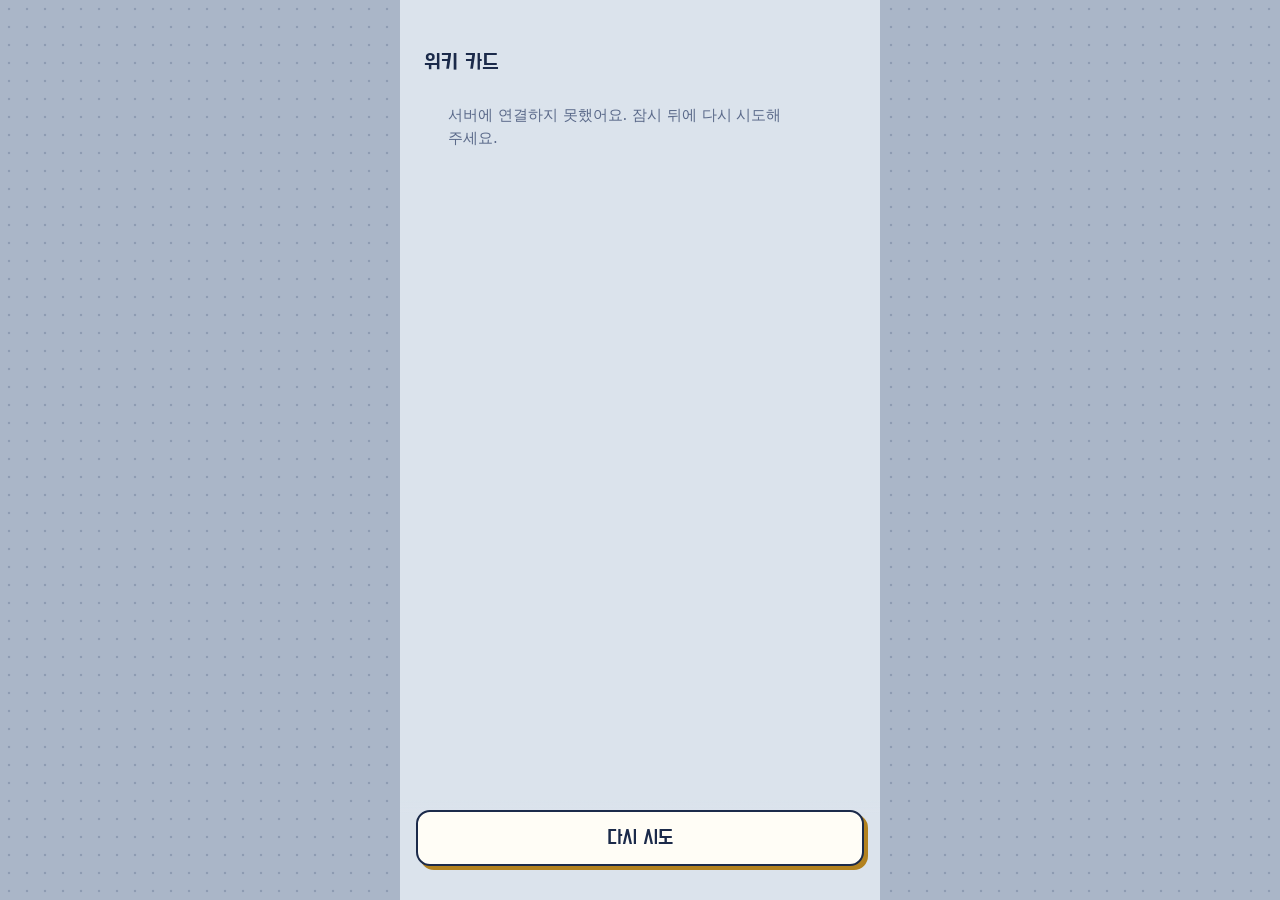
<file: index.html>
<!doctype html>
<html lang="ko">
  <head>
    <meta charset="UTF-8" />
    <meta name="viewport" content="width=device-width, initial-scale=1.0" />
    <title>위키 카드</title>
    <script type="module" crossorigin src="./assets/index-gq7ZUCAI.js"></script>
    <link rel="stylesheet" crossorigin href="./assets/index-CDvcuYo1.css">
    <link rel="manifest" href="./manifest.webmanifest">
    <link rel="icon" href="./icon-192.png">
    <meta name="theme-color" content="#1F6F5C">
  </head>
  <body>
    <div id="root"></div>
    <script>if('serviceWorker' in navigator)addEventListener('load',()=>navigator.serviceWorker.register('./sw.js'))</script>
  </body>
</html>
</file>
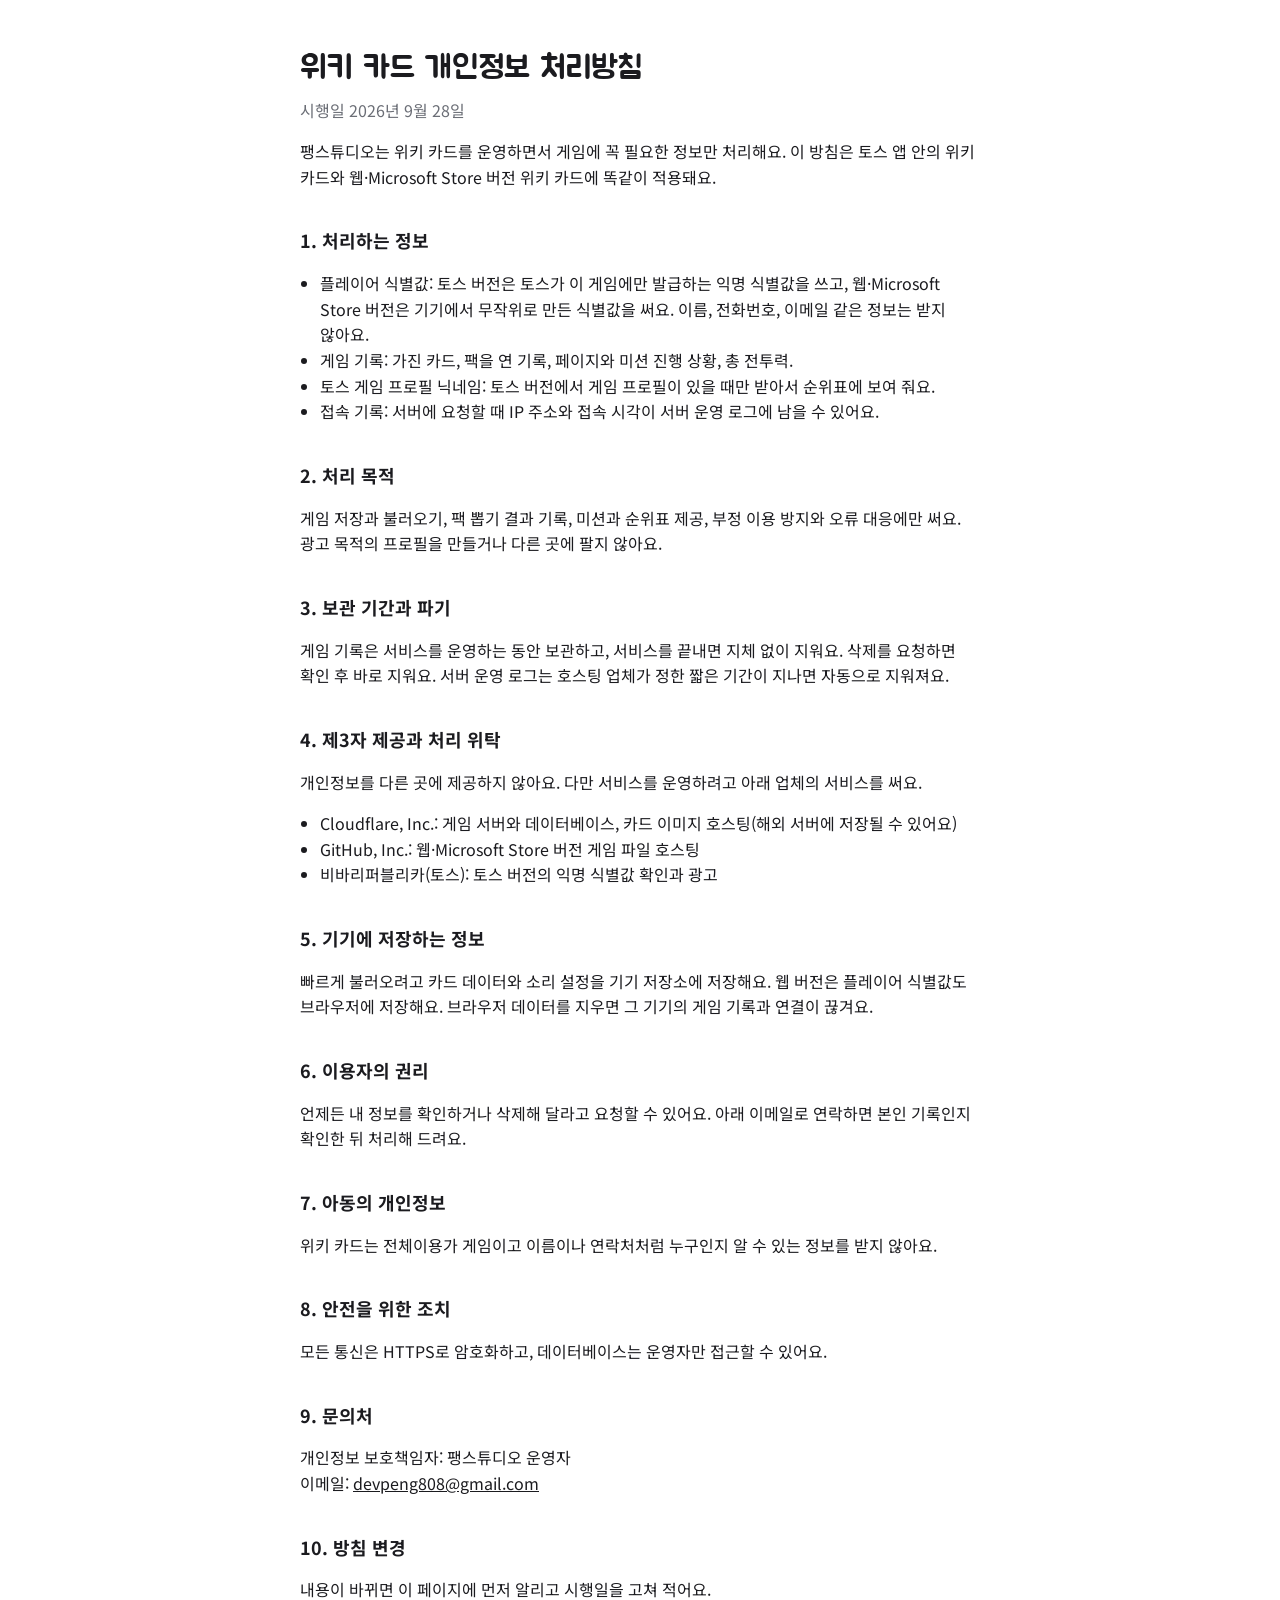
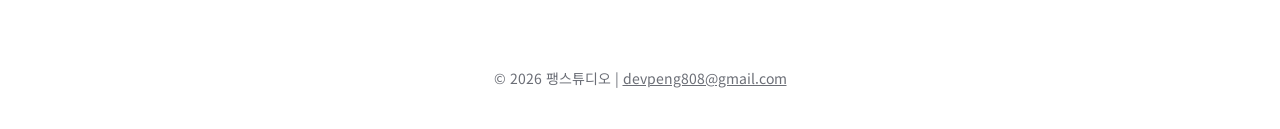
<file: privacy.html>
<!doctype html>
<html lang="ko">
<head>
  <meta charset="utf-8">
  <meta name="viewport" content="width=device-width, initial-scale=1, viewport-fit=cover">
  <title>위키 카드 개인정보 처리방침</title>
  <meta name="theme-color" content="#ffffff">
  <link rel="icon" href="./icon-192.png" type="image/png">
  <link rel="preconnect" href="https://fonts.googleapis.com">
  <link rel="preconnect" href="https://fonts.gstatic.com" crossorigin>
  <link rel="stylesheet" href="https://fonts.googleapis.com/css2?family=Jua&family=Noto+Sans+KR:wght@400;700&display=swap">
  <style>
    :root { --ink: #1b1b1f; --ink-subtle: #6b6e76; }
    body { margin: 0; background: #fff; color: var(--ink); font: 400 16px/1.6 'Noto Sans KR', system-ui, sans-serif; word-break: keep-all; }
    .bottom { padding: 24px 16px 40px; text-align: center; color: var(--ink-subtle); font-size: 14px; }
    .bottom a { color: inherit; }
    .doc { max-width: 680px; margin: 0 auto; padding: 48px 16px 24px; }
    .doc h1 { margin: 0 0 8px; font: 400 32px/1.3 'Jua', sans-serif; }
    .doc h2 { margin: 36px 0 8px; font-size: 18px; }
    .doc p, .doc li { color: var(--ink); }
    .doc .meta { color: var(--ink-subtle); margin: 0; }
    .doc ul { padding-left: 20px; }
    .doc a { color: inherit; }
  </style>
</head>
<body>
  <main class="doc">
    <h1>위키 카드 개인정보 처리방침</h1>
    <p class="meta">시행일 2026년 9월 28일</p>

    <p>팽스튜디오는 위키 카드를 운영하면서 게임에 꼭 필요한 정보만 처리해요. 이 방침은 토스 앱 안의 위키 카드와 웹·Microsoft Store 버전 위키 카드에 똑같이 적용돼요.</p>

    <h2>1. 처리하는 정보</h2>
    <ul>
      <li>플레이어 식별값: 토스 버전은 토스가 이 게임에만 발급하는 익명 식별값을 쓰고, 웹·Microsoft Store 버전은 기기에서 무작위로 만든 식별값을 써요. 이름, 전화번호, 이메일 같은 정보는 받지 않아요.</li>
      <li>게임 기록: 가진 카드, 팩을 연 기록, 페이지와 미션 진행 상황, 총 전투력.</li>
      <li>토스 게임 프로필 닉네임: 토스 버전에서 게임 프로필이 있을 때만 받아서 순위표에 보여 줘요.</li>
      <li>접속 기록: 서버에 요청할 때 IP 주소와 접속 시각이 서버 운영 로그에 남을 수 있어요.</li>
    </ul>

    <h2>2. 처리 목적</h2>
    <p>게임 저장과 불러오기, 팩 뽑기 결과 기록, 미션과 순위표 제공, 부정 이용 방지와 오류 대응에만 써요. 광고 목적의 프로필을 만들거나 다른 곳에 팔지 않아요.</p>

    <h2>3. 보관 기간과 파기</h2>
    <p>게임 기록은 서비스를 운영하는 동안 보관하고, 서비스를 끝내면 지체 없이 지워요. 삭제를 요청하면 확인 후 바로 지워요. 서버 운영 로그는 호스팅 업체가 정한 짧은 기간이 지나면 자동으로 지워져요.</p>

    <h2>4. 제3자 제공과 처리 위탁</h2>
    <p>개인정보를 다른 곳에 제공하지 않아요. 다만 서비스를 운영하려고 아래 업체의 서비스를 써요.</p>
    <ul>
      <li>Cloudflare, Inc.: 게임 서버와 데이터베이스, 카드 이미지 호스팅(해외 서버에 저장될 수 있어요)</li>
      <li>GitHub, Inc.: 웹·Microsoft Store 버전 게임 파일 호스팅</li>
      <li>비바리퍼블리카(토스): 토스 버전의 익명 식별값 확인과 광고</li>
    </ul>

    <h2>5. 기기에 저장하는 정보</h2>
    <p>빠르게 불러오려고 카드 데이터와 소리 설정을 기기 저장소에 저장해요. 웹 버전은 플레이어 식별값도 브라우저에 저장해요. 브라우저 데이터를 지우면 그 기기의 게임 기록과 연결이 끊겨요.</p>

    <h2>6. 이용자의 권리</h2>
    <p>언제든 내 정보를 확인하거나 삭제해 달라고 요청할 수 있어요. 아래 이메일로 연락하면 본인 기록인지 확인한 뒤 처리해 드려요.</p>

    <h2>7. 아동의 개인정보</h2>
    <p>위키 카드는 전체이용가 게임이고 이름이나 연락처처럼 누구인지 알 수 있는 정보를 받지 않아요.</p>

    <h2>8. 안전을 위한 조치</h2>
    <p>모든 통신은 HTTPS로 암호화하고, 데이터베이스는 운영자만 접근할 수 있어요.</p>

    <h2>9. 문의처</h2>
    <p>개인정보 보호책임자: 팽스튜디오 운영자<br>이메일: <a href="mailto:devpeng808@gmail.com">devpeng808@gmail.com</a></p>

    <h2>10. 방침 변경</h2>
    <p>내용이 바뀌면 이 페이지에 먼저 알리고 시행일을 고쳐 적어요.</p>
  </main>

  <footer class="bottom">© 2026 팽스튜디오 | <a href="mailto:devpeng808@gmail.com">devpeng808@gmail.com</a></footer>
</body>
</html>
</file>
<file: assets/index-CDvcuYo1.css>
:root{--paper: #fbeeb8;--dot: #e6d28a;--navy: #1b2a4a;--cream: #fffaf0;--grain: url("data:image/svg+xml,%3Csvg xmlns='http://www.w3.org/2000/svg' width='160' height='160'%3E%3Cfilter id='n'%3E%3CfeTurbulence type='fractalNoise' baseFrequency='.9' numOctaves='3' stitchTiles='stitch'/%3E%3CfeColorMatrix values='0 0 0 0 .5 0 0 0 0 .45 0 0 0 0 .35 0 0 0 .55 0'/%3E%3C/filter%3E%3Crect width='100%25' height='100%25' filter='url(%23n)'/%3E%3C/svg%3E");--grain-soft: url("data:image/svg+xml,%3Csvg xmlns='http://www.w3.org/2000/svg' width='160' height='160'%3E%3Cfilter id='n'%3E%3CfeTurbulence type='fractalNoise' baseFrequency='.9' numOctaves='3' stitchTiles='stitch'/%3E%3CfeColorMatrix values='0 0 0 0 .5 0 0 0 0 .45 0 0 0 0 .35 0 0 0 .18 0'/%3E%3C/filter%3E%3Crect width='100%25' height='100%25' filter='url(%23n)'/%3E%3C/svg%3E")}*{box-sizing:border-box}.fire{--el: #a8352c;--el-dk: #6e1f1a;--el-lt: #efdcd4}.water{--el: #255a8f;--el-dk: #163a61;--el-lt: #d9e2ea}.grass{--el: #336e3f;--el-dk: #1f4728;--el-lt: #dce5d6}.light{--el: #e6d9b8;--el-dk: #9c8756;--el-lt: #faf6ec}.dark{--el: #4b4e54;--el-dk: #2a2c30;--el-lt: #dfe0e2}.common{--rim: #d9d3c6;--rim-shine: 0}.rare{--rim: linear-gradient(135deg, #1b4596, #9cc0ff 22%, #2553a8 42%, #c4dbff 58%, #1d4796 78%, #8fb3f5);--rim-shine: .5}.epic{--rim: linear-gradient(135deg, #4a2382, #c9a8ff 22%, #5a2d99 42%, #e0ccff 58%, #45207a 78%, #b894f0);--rim-shine: .6}.unique{--rim: linear-gradient(135deg, #8a3a0c, #ffc27a 22%, #c2561a 42%, #ffdcb0 58%, #7d340c 78%, #f5a55a);--rim-shine: .6}.legendary{--rim: linear-gradient(135deg, #8a6420, #f9e08a 22%, #a77b26 42%, #fff1b8 58%, #8f6a22 78%, #f1d27a);--rim-shine: .7}.card{--mx: 30%;--my: 20%;position:relative;width:15.75em;aspect-ratio:63 / 88;font-size:10px;border-radius:.75em;padding:.72em;background:var(--rim);display:flex;isolation:isolate;box-shadow:0 .1em .15em #1b2a4a59,0 .6em 1.2em #1b2a4a38;overflow:hidden;text-align:left}.card:before{content:"";position:absolute;top:0;right:0;bottom:0;left:0;background:var(--grain);mix-blend-mode:multiply;opacity:.35;pointer-events:none;z-index:3}.card:after{content:"";position:absolute;top:0;right:0;bottom:0;left:0;pointer-events:none;z-index:4;background:radial-gradient(circle at var(--mx) var(--my),rgba(255,255,255,.45),transparent 45%);mix-blend-mode:soft-light}.legendary .holo{position:absolute;top:0;right:0;bottom:0;left:0;z-index:2;pointer-events:none;opacity:.55;background:radial-gradient(circle,rgba(255,255,255,.9) 0 .05em,transparent .08em) 0 0 / .9em .9em,radial-gradient(circle,rgba(255,250,220,.7) 0 .04em,transparent .07em) .45em .5em / 1.3em 1.1em,repeating-linear-gradient(115deg,#ff5f6d 0,#ffc371,#fff36b,#6dff9c,#4fd4ff,#8a7bff,#ff6bd6,#ff5f6d 35%) var(--mx) var(--my) / 260% 260%;mix-blend-mode:color-dodge;filter:saturate(1.35);-webkit-mask:linear-gradient(to bottom,#000 0 57%,rgba(0,0,0,.28) 60% 86%,#000 89%);mask:linear-gradient(to bottom,#000 0 57%,rgba(0,0,0,.28) 60% 86%,#000 89%)}.inner{position:relative;z-index:1;flex:1;min-width:0;display:flex;flex-direction:column;gap:.35em;padding:.4em;border-radius:.45em;border:.14em solid var(--navy);background:linear-gradient(180deg,var(--el) 0 12%,var(--el-lt) 12%);box-shadow:0 0 0 .16em var(--cream),inset 0 0 0 .12em #ffffff59}.name{display:flex;align-items:center;gap:.4em;color:#fff;border-radius:999px;padding:.15em 0 .15em .7em;background:linear-gradient(180deg,color-mix(in srgb,var(--el) 80%,#fff),var(--el-dk));border:.14em solid var(--navy);box-shadow:inset 0 .12em #ffffff59,inset 0 -.12em #0003}.name b{flex:1;font-size:1.05em;white-space:nowrap;overflow:hidden;text-overflow:ellipsis;font-family:Do Hyeon,sans-serif;font-weight:400;text-shadow:0 .08em 0 rgba(0,0,0,.35)}.light .name{background:linear-gradient(180deg,#a89d85,#675e4c)}.legendary .name b{color:transparent;-webkit-background-clip:text;background-clip:text;text-shadow:none;background-image:linear-gradient(100deg,#fff4d2,#ffd27a 14%,#ffadd2,#a8ecff,#d2c2ff,#fff4d2,#ffd27a 84%,#ffadd2);background-size:250% 100%;background-position:var(--mx) 0;filter:drop-shadow(0 .07em 0 rgba(40,20,0,.6))}.el{width:2.3em;height:2.3em;margin:-.25em -.2em -.25em 0;flex:none;border-radius:50%;border:.14em solid var(--navy);display:grid;place-items:center;color:#fff;background:radial-gradient(circle at 35% 30%,color-mix(in srgb,var(--el) 55%,#fff),var(--el) 55%,var(--el-dk));box-shadow:0 0 0 .1em var(--cream),inset 0 -.12em .2em #00000040}.el svg{width:84%;height:84%;filter:drop-shadow(0 .04em 0 rgba(0,0,0,.3))}.light .el{background:radial-gradient(circle at 35% 30%,#cfc6b2,#968b73 55%,#5f5746)}.photo{height:45%;flex:none;border-radius:.3em;display:grid;place-items:center;font-size:3.6em;font-weight:900;color:#ffffffd9;background:linear-gradient(135deg,var(--el-dk),var(--el));outline:.028em solid var(--navy);outline-offset:0}.strip{flex:1;display:flex;align-items:center;gap:.5em;font-size:.7em;font-weight:800;letter-spacing:.04em;color:var(--el-dk)}.strip:after{content:"";flex:1;height:.15em;background:currentColor;opacity:.35;border-radius:1em}.text{flex:1;min-height:0;border-radius:.3em;padding:.4em .55em .3em;font-size:.66em;line-height:1.42;overflow:hidden;display:flex;flex-direction:column;gap:.3em;border:.14em solid var(--navy);color:#2a2a2a;background:var(--grain-soft) 0 0 / 120px 120px,repeating-linear-gradient(45deg,color-mix(in srgb,var(--el) 4%,transparent) 0 1px,transparent 1px 4px),radial-gradient(ellipse at 50% 35%,color-mix(in srgb,var(--el-lt) 40%,#fdf9ef),color-mix(in srgb,var(--el-lt) 90%,var(--el) 10%));background-blend-mode:multiply,normal,normal;box-shadow:inset 0 .12em .3em #1b2a4a38,inset 0 0 1.2em color-mix(in srgb,var(--el) 9%,transparent)}.body{flex:1;min-height:3lh;overflow:hidden;display:-webkit-box;-webkit-box-orient:vertical}.flavor{flex:none;margin-top:auto;padding-top:.3em;font-size:.95em;border-top:.08em solid color-mix(in srgb,var(--el) 35%,transparent);font-style:italic;font-weight:700;line-height:1.4;color:transparent;-webkit-background-clip:text;background-clip:text;background-image:linear-gradient(100deg,#b4232a,#b86a0c 18%,#5e7d12,#0f7488,#4b3bb5,#a4247a 90%,#b4232a);background-size:250% 100%;background-position:var(--mx) 0}.flavor:before{content:"“"}.flavor:after{content:"”"}.foot{display:flex;align-items:center;gap:.5em}.pow{display:flex;align-items:center;gap:.3em;font-weight:900;font-size:.8em;color:var(--el-dk);background:var(--el-lt);border:.12em solid var(--navy);border-radius:999px;padding:0 .55em 0 .4em;box-shadow:inset 0 -.1em color-mix(in srgb,var(--el) 18%,transparent)}.pow svg{width:.9em;height:.9em;color:var(--el-dk)}.scene{perspective:1100px;touch-action:none;outline:none;border-radius:16px;-webkit-tap-highlight-color:transparent}.scene:focus-visible{box-shadow:0 0 0 3px var(--navy)}.card3d{--rx: 0deg;--ry: 0deg;--flip: 0deg;position:relative;display:grid;font-size:var(--card-size, clamp(14px, 5.2vw, 20px));transform:rotateY(calc(var(--flip) + var(--ry))) rotateX(var(--rx));transform-style:preserve-3d;will-change:transform}.card3d>*{grid-area:1 / 1;backface-visibility:hidden;-webkit-backface-visibility:hidden}.card3d .card{--d: 0;font-size:inherit;box-shadow:0 .1em .15em #1b2a4a59,calc(var(--ry) * -.06em / 1deg) calc(1em + var(--rx) * .06em / 1deg) 1.6em #1b2a4a59}.card3d .card:after{opacity:calc(.6 + var(--d) * .8)}.card3d .legendary .holo{opacity:calc(.45 + var(--d) * .4)}.scene{position:relative}.scene.reading .card3d{visibility:hidden}.full{--mx: 30%;position:absolute;left:0;right:0;top:50%;margin-inline:auto;z-index:5;width:15.75em;max-width:100%;max-height:22em;font-size:var(--card-size, clamp(14px, 5.2vw, 20px));display:flex;flex-direction:column;padding:1.2em 1.3em 1em;border-radius:.6em;color:#2a2a2a;transform:translateY(-50%);animation:sheet-in .22s ease-out;background:var(--grain-soft) 0 0 / 120px 120px,repeating-linear-gradient(45deg,color-mix(in srgb,var(--el) 4%,transparent) 0 1px,transparent 1px 4px),radial-gradient(ellipse at 50% 35%,color-mix(in srgb,var(--el-lt) 40%,#fdf9ef),color-mix(in srgb,var(--el-lt) 90%,var(--el) 10%));background-blend-mode:multiply,normal,normal;box-shadow:0 .8em 2em #1b2a4a4d,0 .1em .25em #1b2a4a33}.full[hidden]{display:none}@keyframes sheet-in{0%{opacity:0;transform:translateY(-50%) scale(.97)}}.full .read{flex:0 1 auto;min-height:0;overflow-y:auto;touch-action:pan-y;overscroll-behavior:contain;font-size:.76em;line-height:1.65}.full .read p{margin:0 0 .6em}.full .read p:last-child{margin-bottom:0}.full .flavor{margin-top:.9em;padding-top:.6em}.full .src{flex:none;margin:1em 0 0;padding-top:.55em;font-size:.64em;color:#5a5c61;border-top:.1em dashed color-mix(in srgb,var(--navy) 30%,transparent)}@media(prefers-reduced-motion:reduce){.full{animation:none}}.photo{position:relative;overflow:hidden}.photo img{position:absolute;top:0;right:0;bottom:0;left:0;width:100%;height:100%;object-fit:cover;object-position:50% 60%}.photo:has(img){background:#fff}.photo:has(img):after{content:"";position:absolute;top:0;right:0;bottom:0;left:0;background:var(--el);mix-blend-mode:soft-light;opacity:.35}.text:not(.full){cursor:zoom-in}.back-img{position:relative;width:15.75em;aspect-ratio:63 / 88;border-radius:5.714%/4.091%;overflow:hidden;transform:rotateY(180deg);box-shadow:0 .1em .15em #1b2a4a59,0 1em 1.6em #1b2a4a59}.back-img img{display:block;width:100%;height:100%}.back-img:after{content:"";position:absolute;top:0;right:0;bottom:0;left:0;pointer-events:none;mix-blend-mode:screen;opacity:calc(.35 + var(--d, 0) * .6);background:radial-gradient(circle at var(--bx, 50%) var(--my, 30%),rgba(255,236,180,.45),transparent 45%)}.card-viewer{position:fixed;top:0;right:0;bottom:0;left:0;z-index:60;display:grid;place-items:center;background:#000;touch-action:none;animation:card-viewer-in .25s ease-out;--card-size: clamp(16px, 5.6vw, 22px)}.card-viewer:before{content:"";position:absolute;left:50%;top:50%;width:max(130vw,130vh);aspect-ratio:1;transform:translate(-50%,-50%);border-radius:50%;pointer-events:none;background:radial-gradient(circle closest-side,rgb(var(--aura) / .55),rgb(var(--aura) / .46),rgb(var(--aura) / .33),rgb(var(--aura) / .2) 36%,rgb(var(--aura) / .1) 50%,rgb(var(--aura) / .04),rgb(var(--aura) / 0) 82%)}.card-viewer__host{position:relative;display:grid;place-items:center}.card-viewer[data-rarity=common]{--aura: 235 225 200}.card-viewer[data-rarity=rare]{--aura: 90 150 255}.card-viewer[data-rarity=epic]{--aura: 175 110 255}.card-viewer[data-rarity=unique]{--aura: 255 150 50}.card-viewer[data-rarity=legendary]{--aura: 255 205 80}.card-viewer .full-photo{display:block;width:100%;max-height:40vh;object-fit:contain;margin-bottom:.8em;border-radius:.3em}@keyframes card-viewer-in{0%{opacity:0}}@media(prefers-reduced-motion:reduce){.card-viewer{animation:none}}.card-view{position:relative;display:block;width:15.75em;aspect-ratio:63 / 88;padding:0;border:0;background:none;font:inherit;color:inherit;-webkit-tap-highlight-color:transparent}.card-view:focus{outline:none}.card-view:focus-visible{outline:3px solid var(--navy);outline-offset:3px}.card-view--tiny{font-size:5px}.card-view--small{font-size:6.5px}.card-view--large{font-size:clamp(13px,4.6vw,18px)}.card-view__front .card{font-size:inherit}.card-view--no-foot .foot{visibility:hidden}.card-view--compact .text{display:none}.card-view--compact .photo{flex:1;height:auto}.card-view--compact .foot{justify-content:flex-end}.card-view--compact .strip{display:none}.card-view--compact .pow{font-size:1.2em}.card-view__back{display:block;width:100%;height:100%;border-radius:5.714%/4.091%;box-shadow:0 .2em .5em #00000059}.card-view--flip{perspective:1200px}.card-view__flipper{position:absolute;top:0;right:0;bottom:0;left:0;transform-style:preserve-3d;transition:transform .55s cubic-bezier(.3,.7,.3,1)}.card-view--open .card-view__flipper{transform:rotateY(180deg)}.card-view__face{position:absolute;top:0;right:0;bottom:0;left:0;backface-visibility:hidden;-webkit-backface-visibility:hidden}.card-view__face--front{transform:rotateY(180deg)}.card-view[data-rarity=common]{--aura: 190, 186, 176}.card-view[data-rarity=rare]{--aura: 90, 150, 255}.card-view[data-rarity=epic]{--aura: 175, 110, 255}.card-view[data-rarity=unique]{--aura: 255, 150, 50}.card-view[data-rarity=legendary]{--aura: 255, 205, 80}.card-view--open .card-view__face--front .card{box-shadow:0 0 1.2em .25em rgba(var(--aura),.7),0 .2em .5em #00000080}.card-view__new{position:absolute;top:-6px;right:-6px;z-index:5;padding:2px 6px;border-radius:999px;background:#e0473a;color:#fff;font-size:11px;font-weight:700}@media(prefers-reduced-motion:reduce){.card-view__flipper{transition:none}}.leaderboard__mine{display:flex;align-items:center;justify-content:space-between;gap:10px;padding:12px 14px;border:var(--px-line) solid var(--px-ink);border-radius:var(--px-radius);background:linear-gradient(135deg,#fff4cf,#f3d98a);box-shadow:var(--px-shadow)}.leaderboard__mine-rank{font-family:var(--px-font-display);font-size:18px;color:var(--px-ink)}.leaderboard__pct{flex-shrink:0;padding:4px 10px;border-radius:999px;background:var(--px-ink);color:#fff4cf;font-size:13px;font-weight:700}.leaderboard__list{margin:4px 0 0;padding:0;list-style:none;display:flex;flex-direction:column;gap:6px}.leaderboard__row{display:flex;align-items:center;gap:12px;min-height:44px;padding:6px 12px;border-radius:12px;background:var(--px-panel-hi);border:var(--px-line) solid rgb(27 42 74 / .12)}.leaderboard__row--top{border-color:var(--px-ink);box-shadow:0 3px 0 var(--px-ink)}.leaderboard__row--me{border-color:var(--px-gold-deep);background:#fff6d8}.leaderboard__rank{width:30px;height:30px;flex-shrink:0;display:grid;place-items:center;border-radius:50%;font-family:var(--px-font-display);font-size:16px;color:var(--px-sub);background:var(--px-panel-deep)}.leaderboard__row--top .leaderboard__rank{color:var(--px-ink);border:var(--px-line) solid var(--px-ink)}.leaderboard__row--1 .leaderboard__rank{background:radial-gradient(circle at 35% 30%,#fff3b8,#f1c540 55%,#b8841c)}.leaderboard__row--2 .leaderboard__rank{background:radial-gradient(circle at 35% 30%,#fff,#cfd6df 55%,#8d97a5)}.leaderboard__row--3 .leaderboard__rank{background:radial-gradient(circle at 35% 30%,#ffe0c2,#d99658 55%,#95582a)}.leaderboard__name{flex:1;min-width:0;display:flex;align-items:center;gap:6px;overflow:hidden;text-overflow:ellipsis;white-space:nowrap;font-size:15px;font-weight:700;color:var(--px-text)}.leaderboard__you{flex-shrink:0;padding:1px 7px;border-radius:999px;background:var(--px-gold-deep);color:#fff;font-size:12px}.leaderboard__power{flex-shrink:0;display:flex;align-items:center;gap:4px;font-size:15px;font-weight:700;color:var(--px-ink);font-variant-numeric:tabular-nums}.leaderboard__power img{width:18px;height:18px;object-fit:contain}.book{display:flex;flex-direction:column;gap:12px;padding:0 0 8px}.book__header{padding:8px 16px 0}.book__summary{margin:0 16px;padding:10px 12px;display:flex;flex-direction:column;gap:6px}.book__summary-line{margin:0;font-size:15px;font-weight:700;color:var(--px-text)}.book__summary-bar{height:8px;border-radius:4px;background:var(--px-panel-deep);overflow:hidden}.book__summary-fill{display:block;height:100%;background:var(--px-gold)}.book__tools{display:flex;gap:8px;padding:0 16px}.book__search{flex:1;min-width:0;display:flex;align-items:center;gap:8px;box-sizing:border-box;height:48px;padding:0 10px;border:var(--px-line) solid var(--px-ink);background:var(--px-panel-deep);box-shadow:3px 3px 0 var(--px-ink);color:var(--px-dim)}.book__search input{flex:1;width:100%;min-width:0;border:0;outline:none;font:inherit;font-size:16px;color:var(--px-text);background:transparent}.book__search input::placeholder{color:var(--px-dim)}.book__filter-btn{flex:none;box-sizing:border-box;height:48px;padding:0 16px;border:var(--px-line) solid var(--px-ink);background:var(--px-panel);box-shadow:3px 3px 0 var(--px-ink);font:inherit;font-size:15px;color:var(--px-sub)}.book__filter-btn:active{transform:translate(2px,2px);box-shadow:1px 1px 0 var(--px-ink)}.book__row{display:flex;align-items:center;justify-content:space-between;margin:0 16px}.book__sort{display:flex;gap:4px;padding:3px;border:var(--px-line) solid var(--px-ink);border-radius:999px;background:var(--px-panel);box-shadow:0 2px 0 var(--px-ink)}.book__sort-btn{display:grid;place-items:center;width:36px;height:30px;padding:0;border:0;border-radius:999px;background:none;color:var(--px-dim);cursor:pointer}.book__sort-btn[aria-pressed=true]{background:var(--px-ink);color:var(--px-panel)}.book__toggle{display:flex;align-items:center;gap:8px;margin:0;padding:0;border:0;background:none;font:inherit;font-size:14px;font-weight:700;color:var(--px-sub);align-self:flex-start;min-height:32px}.book__switch{flex:none;width:36px;height:20px;border-radius:999px;border:var(--px-line) solid var(--px-ink);background:var(--px-panel-deep);position:relative}.book__switch:after{content:"";position:absolute;top:1px;left:1px;width:14px;height:14px;border-radius:50%;background:var(--px-sub);transition:transform .15s ease-out}.book__toggle--on .book__switch{background:var(--px-gold)}.book__toggle--on .book__switch:after{background:var(--px-ink);transform:translate(16px)}.book__empty{padding:16px 16px 0}.book__section{display:flex;flex-direction:column;gap:8px;padding:0 16px}.book__section-head{display:flex;justify-content:space-between;align-items:baseline;font-size:15px;font-weight:700;color:var(--px-text)}.book__section-range{font-size:12px;font-weight:400;color:var(--px-sub)}.book__grid{display:grid;grid-template-columns:repeat(4,1fr);justify-items:center;gap:14px 8px}.book__cell{display:flex;flex-direction:column;align-items:center;gap:3px;min-width:0;content-visibility:auto;contain-intrinsic-size:80px 128px}.book__no{font-size:11px;color:var(--px-sub);letter-spacing:.02em}.book__no--empty{color:var(--px-dim)}.book__thumb-empty{display:block;font-size:5px;width:15.75em;aspect-ratio:63 / 88;border-radius:5.714%/4.091%;overflow:hidden;background:url(../cards/back.webp) center / cover;filter:grayscale(1) brightness(.55)}.book__filter-group{display:flex;flex-direction:column;gap:6px}.book__filter-label{font-size:13px;color:var(--px-sub)}.book__pills{display:flex;flex-wrap:wrap;gap:6px}.book__pill{display:inline-flex;align-items:center;gap:4px;min-height:36px;padding:0 10px;border:var(--px-line) solid var(--px-ink);border-radius:999px;background:var(--px-panel-deep);font:inherit;font-size:14px;color:var(--px-sub)}.book__pill svg{width:16px;height:16px}.book__pill--on,.book__pill[aria-pressed=true]{background:var(--px-gold);color:var(--px-ink)}.book__stats{display:flex;flex-direction:column;gap:6px}.book__stat{display:grid;grid-template-columns:20px 1fr 64px;align-items:center;gap:8px;font-size:12px;color:var(--px-sub)}.book__stat-icon svg{width:18px;height:18px}.book__stat-bar{display:block;height:6px;border-radius:3px;background:var(--px-panel-deep);overflow:hidden}.book__stat-fill{display:block;height:100%;background:var(--px-gold)}.book__stat-num{text-align:right}.tear-pack__table{display:grid;justify-items:center;gap:18px;user-select:none;-webkit-user-select:none}.tear-pack{--tear-y: 6.4%;--tear: 0;--c1: 0;position:relative;font-size:clamp(14px,5vw,19px);width:min(15em,78vw);aspect-ratio:1129 / 1905;touch-action:none;filter:drop-shadow(0 .5em .8em rgb(27 42 74 / .28));transition:transform .6s cubic-bezier(.3,.7,.3,1),opacity .5s;animation:tear-pack-float 3s ease-in-out infinite}@keyframes tear-pack-float{50%{translate:0 -.25em}}.tear-pack__piece{position:absolute;top:0;right:0;bottom:0;left:0;z-index:2;background:var(--pack-art) center / 100% 100% no-repeat}.tear-pack__piece--top{z-index:3;transform-origin:100% var(--tear-y);transform:rotate(calc(var(--tear) * -9deg)) translateY(calc(var(--tear) * -.4em))}.tear-pack:not(.tear-pack--cutting) .tear-pack__piece--top{transition:transform .25s ease-out}.tear-pack__piece--flying{transition:transform .55s cubic-bezier(.3,.6,.4,1),opacity .55s!important;opacity:0;transform:translate(40%,-140%) rotate(-28deg)!important}.tear-pack--opened{animation:tear-pack-gone .5s .35s cubic-bezier(.3,.7,.3,1) forwards}@keyframes tear-pack-gone{to{transform:translateY(70%) scale(.9);opacity:0}}.tear-pack__arrow{position:absolute;right:calc(100% + .3em);top:calc(var(--tear-y) - .45em);width:1.9em;height:.9em;z-index:4;pointer-events:none;animation:tear-pack-bob 1.2s ease-in-out infinite alternate}.tear-pack__arrow path{fill:none;stroke:var(--px-ink, #1b2a4a);stroke-width:2.6;stroke-linecap:round;stroke-linejoin:round;opacity:.25;animation:tear-pack-chev 1.2s ease-in-out infinite}.tear-pack__arrow path:nth-child(2){animation-delay:.2s}.tear-pack__arrow path:nth-child(3){animation-delay:.4s}@keyframes tear-pack-chev{30%{opacity:.9}}@keyframes tear-pack-bob{0%{transform:translate(-.15em)}to{transform:translate(.15em)}}.tear-pack--cutting .tear-pack__arrow,.tear-pack--opened .tear-pack__arrow{display:none}.tear-pack__cut{position:absolute;top:var(--tear-y);left:0;width:calc(var(--c1) * 100%);height:.16em;margin-top:-.08em;z-index:5;border-radius:1em;pointer-events:none;background:linear-gradient(90deg,#fff6c8,#fff,#fff6c8);box-shadow:0 0 .4em .15em #ffeca0e6,0 0 1.2em .3em #ffd25a8c}.tear-pack--opened .tear-pack__cut{opacity:0;transition:opacity .3s}.tear-pack__grab{position:absolute;z-index:6;left:-15%;right:-5%;top:-5%;height:37%;cursor:grab;touch-action:none}.tear-pack__hint{margin:0;min-height:2.6em;max-width:30em;font-size:13px;color:var(--px-sub);text-align:center;word-break:keep-all}@media(prefers-reduced-motion:reduce){.tear-pack,.tear-pack__arrow,.tear-pack__arrow path{animation:none}.tear-pack--opened{animation:none;opacity:0;transition:opacity .15s linear}.tear-pack__piece--flying{transition:opacity .15s linear!important;transform:none!important}}.pack-opening{position:fixed;top:0;right:0;bottom:0;left:0;z-index:50;display:flex;flex-direction:column;align-items:center;justify-content:center;gap:16px;padding:16px max(16px,env(safe-area-inset-right,0px)) max(34px,env(safe-area-inset-bottom,0px)) max(16px,env(safe-area-inset-left,0px));background:var(--px-bg);box-sizing:border-box;overflow-y:auto}.pack-opening__tear{display:flex;flex-direction:column;align-items:center;gap:40px}.pack-opening__tear .px-btn{min-width:140px}.pack-opening__status{margin:0;font-size:17px;color:var(--px-sub)}.pack-opening__error{display:flex;flex-direction:column;align-items:center;gap:16px;padding:0 16px;text-align:center}.pack-opening__error-text{margin:0;font-size:15px;color:var(--px-sub)}.pack-opening__error-actions{display:flex;flex-direction:column;gap:10px;width:100%;max-width:320px}.pack-opening__stack{display:flex;flex-direction:column;align-items:center;gap:16px}.pack-opening__hint{margin:0;min-height:1.4em;font-size:13px;text-align:center;color:var(--px-text)}.pack-opening__deck{position:relative;font-size:clamp(13px,4.6vw,18px);width:15.75em;aspect-ratio:63 / 88}.pack-opening__slide{position:absolute;top:0;right:0;bottom:0;left:0;display:flex;align-items:center;justify-content:center;transition:transform .45s cubic-bezier(.3,.6,.3,1),opacity .45s}.pack-opening__slide--top{z-index:3;transform:none}.pack-opening__slide--queued{z-index:2;opacity:.9;transform:translateY(calc(var(--stack-offset, 1) * 8px)) scale(calc(1 - var(--stack-offset, 1) * .03));pointer-events:none}.pack-opening__slide--gone{z-index:1;opacity:0;transform:translate(140%) rotate(18deg);pointer-events:none}.pack-opening__slide--pop{animation:pack-opening-pop .5s cubic-bezier(.3,1.6,.5,1)}@keyframes pack-opening-pop{0%{scale:1}40%{scale:1.12}to{scale:1}}.pack-opening__dim{position:fixed;top:0;right:0;bottom:0;left:0;z-index:0;pointer-events:none;opacity:0;transition:opacity .7s;background:radial-gradient(ellipse at 50% 42%,#1f2640,#0a0d18 62%,#03040a)}.pack-opening__dim[data-active=true]{opacity:.94}.pack-opening__fx{position:fixed;top:0;right:0;bottom:0;left:0;z-index:1;width:100%;height:100%;pointer-events:none}.pack-opening__tear,.pack-opening__status,.pack-opening__error,.pack-opening__stack,.pack-opening__results{position:relative;z-index:2}.pack-opening__flash{position:fixed;top:0;right:0;bottom:0;left:0;z-index:3;pointer-events:none;background:#fff8dc;opacity:0}.pack-opening__flash--go{animation:pack-opening-flash .6s ease-out}@keyframes pack-opening-flash{0%{opacity:.9}to{opacity:0}}.pack-opening__slide--charging{filter:drop-shadow(0 0 calc(var(--p, 0) * .9em) rgba(var(--rarity-aura, 255, 255, 255),.9))}@media(prefers-reduced-motion:reduce){.pack-opening__dim{transition:none}.pack-opening__flash--go{animation:none;display:none}}.pack-opening__results{display:flex;flex-direction:column;align-items:center;gap:16px;width:100%;max-width:360px}.pack-opening__total{margin:0;font-size:22px;font-weight:700;color:var(--px-gold)}.pack-opening__fever{margin:0;font-size:15px;font-weight:700;color:var(--px-gold)}.pack-opening__grid{display:flex;flex-wrap:wrap;justify-content:center;gap:10px}.pack-opening__result{display:flex;flex-direction:column;align-items:center;gap:6px;font-size:13px;color:var(--px-sub)}.pack-opening__pages{opacity:0}.pack-opening__pages--in{opacity:1;animation:pack-opening-pages-in .3s ease-out}@keyframes pack-opening-pages-in{0%{opacity:0;transform:translateY(6px) scale(.9)}}.pack-opening__actions{display:flex;flex-direction:column;gap:10px;width:100%}@media(prefers-reduced-motion:reduce){.pack-opening__slide{transition:none}.pack-opening__slide--pop,.pack-opening__pages--in{animation:none}}.odds{padding:12px;border:var(--px-line) solid var(--px-ink);background:var(--px-panel-deep)}.odds__table{width:100%;border-collapse:collapse;font-size:13px;text-align:center;font-variant-numeric:tabular-nums}.odds__table th,.odds__table td{padding:3px 0}.odds__table th[scope=row]{text-align:left;white-space:nowrap}.gacha{flex:1;display:flex;flex-direction:column;gap:16px;padding:8px 16px 0}.gacha__header{display:flex;justify-content:space-between;align-items:flex-start;gap:8px}.gacha__chip-icon{width:16px;height:16px;object-fit:contain}.gacha__power-chip{border:var(--px-line) solid var(--px-border);cursor:pointer;font:inherit}.gacha__power-chip:active{transform:scale(.97)}.gacha__header-right{display:flex;flex-direction:column;align-items:flex-end;gap:12px;position:relative;z-index:2;height:0}.gacha__header-right svg{width:40px;height:40px}.gacha__sound-btn,.gacha__rank-btn{display:flex;align-items:center;justify-content:center;width:56px;height:56px;margin:0 -8px 0 0;padding:0;border:none;background:none;color:var(--px-text);cursor:pointer}.gacha__sound-btn:active,.gacha__rank-btn:active{transform:scale(.9)}.gacha__info-btn{display:flex;align-items:center;justify-content:center;width:56px;height:56px;margin:0 -8px 0 0;padding:0;border:none;background:none;color:var(--px-text);cursor:pointer}.gacha__info-btn:active{transform:scale(.9)}.gacha__toast{position:fixed;left:50%;bottom:96px;transform:translate(-50%);margin:0;padding:10px 16px;border-radius:var(--px-radius);background:var(--px-panel-hi);color:var(--px-text);font-size:15px;z-index:50}.gacha__pack{flex:1;display:flex;flex-direction:column;align-items:center;justify-content:center;gap:10px;padding:20px 0 8px}.gacha__pity{display:inline-flex;align-items:center;gap:6px;margin:0;padding:6px 14px;border:var(--px-line) solid var(--px-ink);border-radius:999px;background:var(--px-panel);box-shadow:var(--px-shadow);font-family:var(--px-font-display);font-size:13px;font-weight:400;color:var(--px-text)}.gacha__pity-icon{width:16px;height:16px;object-fit:contain}.gacha__pack-stage{position:relative;display:flex;align-items:center;justify-content:center;padding:12px 0}.gacha__pack-stage:before{content:"";position:absolute;top:-10%;right:-25%;bottom:-10%;left:-25%;z-index:0;background:radial-gradient(closest-side,rgb(255 255 255 / .85),transparent 72%);pointer-events:none}.gacha__pack-art{position:relative;z-index:1;width:72%;max-width:260px;aspect-ratio:599 / 1011;max-height:calc(100svh - 350px);object-fit:contain;transform:rotate(-3deg);filter:drop-shadow(0 12px 16px rgb(27 42 74 / .28))}.gacha__dots{display:flex;gap:6px}.gacha__dot{width:10px;height:10px;border-radius:50%;border:var(--px-line) solid var(--px-ink);background:transparent}.gacha__dot--on{background:var(--px-ink)}.gacha__odds-btn{border:0;background:none;padding:0;font:inherit;font-size:13px;font-weight:700;color:var(--px-sub);text-decoration:underline;cursor:pointer}.gacha__actions{margin-top:auto;display:flex;flex-direction:column;gap:10px;padding-bottom:8px}.gacha__main-btn{flex-direction:column;gap:2px;min-height:64px;padding:10px 16px}.gacha__main-btn-text{display:flex;flex-direction:column;align-items:center;gap:2px}.gacha__main-btn-title{font-size:20px;font-weight:400}.gacha__main-btn-sub{font-family:var(--px-font);font-size:13px;font-weight:400}.px-btn--ad{width:100%;background:var(--px-panel);color:var(--px-text)}.gacha__play{display:inline-block;width:0;height:0;border-style:solid;border-width:6px 0 6px 10px;border-color:transparent transparent transparent var(--px-ink);margin-right:8px;vertical-align:2px}.missions{flex:1;min-height:0;display:flex;flex-direction:column;gap:12px;padding:8px 16px 0}.missions__tabs{display:flex;gap:4px;padding:3px;border:var(--px-line) solid var(--px-ink);border-radius:999px;background:var(--px-panel);box-shadow:var(--px-shadow)}.missions__tab{position:relative;flex:1;height:36px;border:0;border-radius:999px;background:transparent;color:var(--px-sub);font-family:var(--px-font-display);font-size:15px;font-weight:400;cursor:pointer}.missions__tab--on{background:var(--px-ink);color:var(--px-panel-hi)}.missions__tab-dot{top:2px;right:18%}.missions__summary{display:flex;flex-direction:column;gap:8px;padding:14px}.missions__summary-row{display:flex;align-items:baseline;justify-content:space-between;gap:8px}.missions__summary-title{margin:0;font-family:var(--px-font-display);font-size:16px;font-weight:400}.missions__summary-value{margin:0;font-size:14px;color:var(--px-sub);white-space:nowrap}.missions__bar{height:10px;border:var(--px-line) solid var(--px-ink);border-radius:999px;background:var(--px-panel-hi);overflow:hidden}.missions__bar-fill{height:100%;background:var(--px-gold)}.missions__bar--row{flex:1;height:8px}.missions__claim-all{display:flex;align-items:center;justify-content:center;gap:6px;font-size:16px}.missions__icon{width:18px;height:18px;object-fit:contain}.missions__section-subtitle{margin:0 2px;font-size:13px;color:var(--px-sub)}.missions__list{flex:1;min-height:0;overflow-y:auto;overscroll-behavior:contain;display:flex;flex-direction:column;gap:8px;padding-bottom:12px}.missions__row{display:flex;flex-direction:column;gap:4px;padding:8px 12px}.missions__row-top .px-btn{flex:none;width:auto;min-width:84px;min-height:34px;padding:0 12px}.missions__row--claimed{opacity:.55}.missions__row-top{display:flex;align-items:center;justify-content:space-between;gap:12px}.missions__row-title{flex:1;margin:0;display:flex;align-items:center;gap:6px;min-width:0;font-size:15px;font-weight:700}.missions__row-icon{flex:none;width:18px;height:18px;object-fit:contain}.missions__row-tier{font-size:12px;font-weight:400;color:var(--px-dim)}.missions__row-bottom{display:flex;align-items:center;gap:8px}.missions__row-numbers{flex:none;margin:0;font-size:12px;color:var(--px-sub);white-space:nowrap}.missions__toast{position:fixed;left:50%;bottom:96px;transform:translate(-50%);margin:0;padding:10px 16px;border-radius:var(--px-radius);background:var(--px-panel-hi);color:var(--px-text);font-size:15px}.tab-bar{position:fixed;left:16px;right:16px;bottom:calc(max(12px,var(--toss-safe-area-bottom, 0px)) + 4px);z-index:10;display:flex;gap:4px;padding:6px;border:3px solid var(--px-ink);border-radius:999px;background:var(--px-panel);box-shadow:0 4px 0 var(--px-ink),0 10px 24px #0000001f}@media(min-width:513px){.tab-bar{max-width:480px;margin:0 auto}}.tab-bar__tab{position:relative;flex:1;min-height:48px;display:flex;flex-direction:column;align-items:center;justify-content:center;gap:2px;border:var(--px-line) solid transparent;background:none;font:inherit;font-size:13px;color:var(--px-dim)}.tab-bar__icon{width:24px;height:24px;object-fit:contain;filter:grayscale(1);opacity:.55}.tab-bar__tab--on{border-radius:999px;border-color:var(--px-ink);background:var(--px-panel-deep);color:var(--px-gold-deep);font-weight:700}.tab-bar__tab--on .tab-bar__icon{filter:none;opacity:1}.tab-bar__tab:focus{outline:none}.tab-bar__tab .px-dot{top:4px;right:calc(50% - 20px);width:12px;height:12px}#root{width:100%;min-height:100vh;min-height:100svh;box-sizing:border-box}@media(min-width:481px){#root{background-color:var(--px-bg)!important;max-width:480px;margin:0 auto}}.status{margin:0;padding:16px 24px 0;font-size:15px;line-height:1.5;color:var(--px-sub)}.status--boot{flex:1;display:flex;align-items:center;justify-content:center;padding:0 24px;font-size:20px;font-weight:700}.screen{min-height:100vh;min-height:100svh;display:flex;flex-direction:column;box-sizing:border-box}.screen--tabs{padding-top:8px;padding-bottom:calc(max(12px,var(--toss-safe-area-bottom, 0px)) + 96px)}.screen--missions{height:100vh;height:100svh}.screen--offline{gap:12px;padding:48px 24px 0}.screen__cta{position:fixed;left:0;right:0;bottom:calc(64px + max(12px,var(--toss-safe-area-bottom, 0px)));z-index:5;display:flex;flex-direction:column;gap:10px;padding:10px 16px 12px;background:linear-gradient(transparent,var(--px-bg) 14px)}@media(min-width:481px){.screen__cta{max-width:480px;margin:0 auto}}.screen__cta--bottom{bottom:0;padding-bottom:max(34px,var(--toss-safe-area-bottom, 0px))}.card-gallery{display:flex;flex-direction:column;gap:14px;padding:16px 8px}.card-gallery__row{display:flex;gap:6px;justify-content:center;zoom:.72}.card-gallery__large{display:flex;justify-content:center;padding-top:8px}@font-face{font-family:Do Hyeon;font-style:normal;font-weight:400;font-display:swap;src:url(../fonts/do-hyeon/dohyeon-000.woff2) format("woff2");unicode-range:U+f9ca-fa0b,U+ff03-ff05,U+ff07,U+ff0a-ff0b,U+ff0d-ff19,U+ff1b,U+ff1d,U+ff20-ff5b,U+ff5d,U+ffe0-ffe3,U+ffe5-ffe6}@font-face{font-family:Do Hyeon;font-style:normal;font-weight:400;font-display:swap;src:url(../fonts/do-hyeon/dohyeon-001.woff2) format("woff2");unicode-range:U+d723-d728,U+d72a-d733,U+d735-d748,U+d74a-d74f,U+d752-d753,U+d755-d757,U+d75a-d75f,U+d762-d764,U+d766-d768,U+d76a-d76b,U+d76d-d76f,U+d771-d787,U+d789-d78b,U+d78d-d78f,U+d791-d797,U+d79a,U+d79c,U+d79e-d7a3,U+f900-f909,U+f90b-f92e}@font-face{font-family:Do Hyeon;font-style:normal;font-weight:400;font-display:swap;src:url(../fonts/do-hyeon/dohyeon-002.woff2) format("woff2");unicode-range:U+d679-d68b,U+d68e-d69e,U+d6a0,U+d6a2-d6a7,U+d6a9-d6c3,U+d6c6-d6c7,U+d6c9-d6cb,U+d6cd-d6d3,U+d6d5-d6d6,U+d6d8-d6e3,U+d6e5-d6e7,U+d6e9-d6fb,U+d6fd-d717,U+d719-d71f,U+d721-d722}@font-face{font-family:Do Hyeon;font-style:normal;font-weight:400;font-display:swap;src:url(../fonts/do-hyeon/dohyeon-003.woff2) format("woff2");unicode-range:U+d5bc-d5c7,U+d5ca-d5cb,U+d5cd-d5cf,U+d5d1-d5d7,U+d5d9-d5da,U+d5dc,U+d5de-d5e3,U+d5e6-d5e7,U+d5e9-d5eb,U+d5ed-d5f6,U+d5f8,U+d5fa-d5ff,U+d602-d603,U+d605-d607,U+d609-d60f,U+d612-d613,U+d616-d61b,U+d61d-d637,U+d63a-d63b,U+d63d-d63f,U+d641-d647,U+d64a-d64c,U+d64e-d653,U+d656-d657,U+d659-d65b,U+d65d-d666,U+d668,U+d66a-d678}@font-face{font-family:Do Hyeon;font-style:normal;font-weight:400;font-display:swap;src:url(../fonts/do-hyeon/dohyeon-004.woff2) format("woff2");unicode-range:U+d507,U+d509-d50b,U+d50d-d513,U+d515-d53b,U+d53e-d53f,U+d541-d543,U+d545-d54c,U+d54e,U+d550,U+d552-d557,U+d55a-d55b,U+d55d-d55f,U+d561-d564,U+d566-d567,U+d56a,U+d56c,U+d56e-d573,U+d576-d577,U+d579-d583,U+d585-d586,U+d58a-d5a4,U+d5a6-d5bb}@font-face{font-family:Do Hyeon;font-style:normal;font-weight:400;font-display:swap;src:url(../fonts/do-hyeon/dohyeon-005.woff2) format("woff2");unicode-range:U+d464-d477,U+d47a-d47b,U+d47d-d47f,U+d481-d487,U+d489-d48a,U+d48c,U+d48e-d4e7,U+d4e9-d503,U+d505-d506}@font-face{font-family:Do Hyeon;font-style:normal;font-weight:400;font-display:swap;src:url(../fonts/do-hyeon/dohyeon-006.woff2) format("woff2");unicode-range:U+d3bf-d3c7,U+d3ca-d3cf,U+d3d1-d3eb,U+d3ee-d3ef,U+d3f1-d3f3,U+d3f5-d3fb,U+d3fd-d400,U+d402-d45b,U+d45d-d463}@font-face{font-family:Do Hyeon;font-style:normal;font-weight:400;font-display:swap;src:url(../fonts/do-hyeon/dohyeon-007.woff2) format("woff2");unicode-range:U+d2ff,U+d302-d304,U+d306-d30b,U+d30f,U+d311-d313,U+d315-d31b,U+d31e,U+d322-d324,U+d326-d327,U+d32a-d32b,U+d32d-d32f,U+d331-d337,U+d339-d33c,U+d33e-d37b,U+d37e-d37f,U+d381-d383,U+d385-d38b,U+d38e-d390,U+d392-d397,U+d39a-d39b,U+d39d-d39f,U+d3a1-d3a7,U+d3a9-d3aa,U+d3ac,U+d3ae-d3b3,U+d3b5-d3b7,U+d3b9-d3bb,U+d3bd-d3be}@font-face{font-family:Do Hyeon;font-style:normal;font-weight:400;font-display:swap;src:url(../fonts/do-hyeon/dohyeon-008.woff2) format("woff2");unicode-range:U+d257-d27f,U+d281-d29b,U+d29d-d29f,U+d2a1-d2ab,U+d2ad-d2b7,U+d2ba-d2bb,U+d2bd-d2bf,U+d2c1-d2c7,U+d2c9-d2ef,U+d2f2-d2f3,U+d2f5-d2f7,U+d2f9-d2fe}@font-face{font-family:Do Hyeon;font-style:normal;font-weight:400;font-display:swap;src:url(../fonts/do-hyeon/dohyeon-009.woff2) format("woff2");unicode-range:U+d1b4,U+d1b6-d1f3,U+d1f5-d22b,U+d22e-d22f,U+d231-d233,U+d235-d23b,U+d23d-d240,U+d242-d256}@font-face{font-family:Do Hyeon;font-style:normal;font-weight:400;font-display:swap;src:url(../fonts/do-hyeon/dohyeon-010.woff2) format("woff2");unicode-range:U+d105-d12f,U+d132-d133,U+d135-d137,U+d139-d13f,U+d141-d142,U+d144,U+d146-d14b,U+d14e-d14f,U+d151-d153,U+d155-d15b,U+d15e-d187,U+d189-d19f,U+d1a2-d1a3,U+d1a5-d1a7,U+d1a9-d1af,U+d1b2-d1b3}@font-face{font-family:Do Hyeon;font-style:normal;font-weight:400;font-display:swap;src:url(../fonts/do-hyeon/dohyeon-011.woff2) format("woff2");unicode-range:U+d04b-d04f,U+d051-d057,U+d059-d06b,U+d06d-d06f,U+d071-d073,U+d075-d07b,U+d07e-d0a3,U+d0a6-d0a7,U+d0a9-d0ab,U+d0ad-d0b3,U+d0b6,U+d0b8,U+d0ba-d0bf,U+d0c2-d0c3,U+d0c5-d0c7,U+d0c9-d0cf,U+d0d2,U+d0d6-d0db,U+d0de-d0df,U+d0e1-d0e3,U+d0e5-d0eb,U+d0ee-d0f0,U+d0f2-d104}@font-face{font-family:Do Hyeon;font-style:normal;font-weight:400;font-display:swap;src:url(../fonts/do-hyeon/dohyeon-012.woff2) format("woff2");unicode-range:U+cfa2-cfc3,U+cfc5-cfdf,U+cfe2-cfe3,U+cfe5-cfe7,U+cfe9-cff4,U+cff6-cffb,U+cffd-cfff,U+d001-d003,U+d005-d017,U+d019-d033,U+d036-d037,U+d039-d03b,U+d03d-d04a}@font-face{font-family:Do Hyeon;font-style:normal;font-weight:400;font-display:swap;src:url(../fonts/do-hyeon/dohyeon-013.woff2) format("woff2");unicode-range:U+cef0-cef3,U+cef6,U+cef9-ceff,U+cf01-cf03,U+cf05-cf07,U+cf09-cf0f,U+cf11-cf12,U+cf14-cf1b,U+cf1d-cf1f,U+cf21-cf2f,U+cf31-cf53,U+cf56-cf57,U+cf59-cf5b,U+cf5d-cf63,U+cf66,U+cf68,U+cf6a-cf6f,U+cf71-cf84,U+cf86-cf8b,U+cf8d-cfa1}@font-face{font-family:Do Hyeon;font-style:normal;font-weight:400;font-display:swap;src:url(../fonts/do-hyeon/dohyeon-014.woff2) format("woff2");unicode-range:U+ce3c-ce57,U+ce5a-ce5b,U+ce5d-ce5f,U+ce61-ce67,U+ce6a,U+ce6c,U+ce6e-ce73,U+ce76-ce77,U+ce79-ce7b,U+ce7d-ce83,U+ce85-ce88,U+ce8a-ce8f,U+ce91-ce93,U+ce95-ce97,U+ce99-ce9f,U+cea2,U+cea4-ceab,U+cead-cee3,U+cee6-cee7,U+cee9-ceeb,U+ceed-ceef}@font-face{font-family:Do Hyeon;font-style:normal;font-weight:400;font-display:swap;src:url(../fonts/do-hyeon/dohyeon-015.woff2) format("woff2");unicode-range:U+cd92-cd93,U+cd96-cd97,U+cd99-cd9b,U+cd9d-cda3,U+cda6-cda8,U+cdaa-cdaf,U+cdb1-cdc3,U+cdc5-cdcb,U+cdcd-cde7,U+cde9-ce03,U+ce05-ce1f,U+ce22-ce34,U+ce36-ce3b}@font-face{font-family:Do Hyeon;font-style:normal;font-weight:400;font-display:swap;src:url(../fonts/do-hyeon/dohyeon-016.woff2) format("woff2");unicode-range:U+ccef-cd07,U+cd0a-cd0b,U+cd0d-cd1a,U+cd1c,U+cd1e-cd2b,U+cd2d-cd5b,U+cd5d-cd77,U+cd79-cd91}@font-face{font-family:Do Hyeon;font-style:normal;font-weight:400;font-display:swap;src:url(../fonts/do-hyeon/dohyeon-017.woff2) format("woff2");unicode-range:U+cc3f-cc43,U+cc46-cc47,U+cc49-cc4b,U+cc4d-cc53,U+cc55-cc58,U+cc5a-cc5f,U+cc61-cc97,U+cc9a-cc9b,U+cc9d-cc9f,U+cca1-cca7,U+ccaa,U+ccac,U+ccae-ccb3,U+ccb6-ccb7,U+ccb9-ccbb,U+ccbd-cccf,U+ccd1-cce3,U+cce5-ccee}@font-face{font-family:Do Hyeon;font-style:normal;font-weight:400;font-display:swap;src:url(../fonts/do-hyeon/dohyeon-018.woff2) format("woff2");unicode-range:U+cb91-cbd3,U+cbd5-cbe3,U+cbe5-cc0b,U+cc0e-cc0f,U+cc11-cc13,U+cc15-cc1b,U+cc1d-cc20,U+cc23-cc27,U+cc2a-cc2b,U+cc2d,U+cc2f,U+cc31-cc37,U+cc3a,U+cc3c}@font-face{font-family:Do Hyeon;font-style:normal;font-weight:400;font-display:swap;src:url(../fonts/do-hyeon/dohyeon-019.woff2) format("woff2");unicode-range:U+caf4-cb47,U+cb4a-cb90}@font-face{font-family:Do Hyeon;font-style:normal;font-weight:400;font-display:swap;src:url(../fonts/do-hyeon/dohyeon-020.woff2) format("woff2");unicode-range:U+ca4a-ca4b,U+ca4e-ca4f,U+ca51-ca53,U+ca55-ca5b,U+ca5d-ca60,U+ca62-ca83,U+ca85-cabb,U+cabe-cabf,U+cac1-cac3,U+cac5-cacb,U+cacd-cad0,U+cad2,U+cad4-cad8,U+cada-caf3}@font-face{font-family:Do Hyeon;font-style:normal;font-weight:400;font-display:swap;src:url(../fonts/do-hyeon/dohyeon-021.woff2) format("woff2");unicode-range:U+c996-c997,U+c99a-c99c,U+c99e-c9bf,U+c9c2-c9c3,U+c9c5-c9c7,U+c9c9-c9cf,U+c9d2,U+c9d4,U+c9d7-c9d8,U+c9db,U+c9de-c9df,U+c9e1-c9e3,U+c9e5-c9e6,U+c9e8-c9eb,U+c9ee-c9f0,U+c9f2-c9f7,U+c9f9-ca0b,U+ca0d-ca28,U+ca2a-ca49}@font-face{font-family:Do Hyeon;font-style:normal;font-weight:400;font-display:swap;src:url(../fonts/do-hyeon/dohyeon-022.woff2) format("woff2");unicode-range:U+c8e9-c8f4,U+c8f6-c8fb,U+c8fe-c8ff,U+c901-c903,U+c905-c90b,U+c90e-c910,U+c912-c917,U+c919-c92b,U+c92d-c94f,U+c951-c953,U+c955-c96b,U+c96d-c973,U+c975-c987,U+c98a-c98b,U+c98d-c98f,U+c991-c995}@font-face{font-family:Do Hyeon;font-style:normal;font-weight:400;font-display:swap;src:url(../fonts/do-hyeon/dohyeon-023.woff2) format("woff2");unicode-range:U+c841-c84b,U+c84d-c86f,U+c872-c873,U+c875-c877,U+c879-c87f,U+c882-c884,U+c887-c88a,U+c88d-c8c3,U+c8c5-c8df,U+c8e1-c8e8}@font-face{font-family:Do Hyeon;font-style:normal;font-weight:400;font-display:swap;src:url(../fonts/do-hyeon/dohyeon-024.woff2) format("woff2");unicode-range:U+c779-c77b,U+c77e-c782,U+c786,U+c78b,U+c78d,U+c78f,U+c792-c793,U+c795,U+c797,U+c799-c79f,U+c7a2,U+c7a7-c7ab,U+c7ae-c7bb,U+c7bd-c7c0,U+c7c2-c7c7,U+c7c9-c7dc,U+c7de-c7ff,U+c802-c803,U+c805-c807,U+c809,U+c80b-c80f,U+c812,U+c814,U+c817-c81b,U+c81e-c81f,U+c821-c823,U+c825-c82e,U+c830-c837,U+c839-c83b,U+c83d-c840}@font-face{font-family:Do Hyeon;font-style:normal;font-weight:400;font-display:swap;src:url(../fonts/do-hyeon/dohyeon-025.woff2) format("woff2");unicode-range:U+c6bb-c6bf,U+c6c2,U+c6c4,U+c6c6-c6cb,U+c6ce-c6cf,U+c6d1-c6d3,U+c6d5-c6db,U+c6dd-c6df,U+c6e1-c6e7,U+c6e9-c6eb,U+c6ed-c6ef,U+c6f1-c6f8,U+c6fa-c703,U+c705-c707,U+c709-c70b,U+c70d-c716,U+c718,U+c71a-c71f,U+c722-c723,U+c725-c727,U+c729-c734,U+c736-c73b,U+c73e-c73f,U+c741-c743,U+c745-c74b,U+c74e-c750,U+c752-c757,U+c759-c773,U+c776-c777}@font-face{font-family:Do Hyeon;font-style:normal;font-weight:400;font-display:swap;src:url(../fonts/do-hyeon/dohyeon-026.woff2) format("woff2");unicode-range:U+c5f5-c5fb,U+c5fe,U+c602-c605,U+c607,U+c609-c60f,U+c611-c61a,U+c61c-c623,U+c626-c627,U+c629-c62b,U+c62d,U+c62f-c632,U+c636,U+c638,U+c63a-c63f,U+c642-c643,U+c645-c647,U+c649-c652,U+c656-c65b,U+c65d-c65f,U+c661-c663,U+c665-c677,U+c679-c67b,U+c67d-c693,U+c696-c697,U+c699-c69b,U+c69d-c6a3,U+c6a6,U+c6a8,U+c6aa-c6af,U+c6b2-c6b3,U+c6b5-c6b7,U+c6b9-c6ba}@font-face{font-family:Do Hyeon;font-style:normal;font-weight:400;font-display:swap;src:url(../fonts/do-hyeon/dohyeon-027.woff2) format("woff2");unicode-range:U+c517-c527,U+c52a-c52b,U+c52d-c52f,U+c531-c538,U+c53a,U+c53c,U+c53e-c543,U+c546-c547,U+c54b,U+c54d-c552,U+c556,U+c55a-c55b,U+c55d,U+c55f,U+c562-c563,U+c565-c567,U+c569-c56f,U+c572,U+c574,U+c576-c57b,U+c57e-c57f,U+c581-c583,U+c585-c586,U+c588-c58b,U+c58e,U+c590,U+c592-c596,U+c599-c5b3,U+c5b6-c5b7,U+c5ba,U+c5be-c5c3,U+c5ca-c5cb,U+c5cd,U+c5cf,U+c5d2-c5d3,U+c5d5-c5d7,U+c5d9-c5df,U+c5e1-c5e2,U+c5e4,U+c5e6-c5eb,U+c5ef,U+c5f1-c5f3}@font-face{font-family:Do Hyeon;font-style:normal;font-weight:400;font-display:swap;src:url(../fonts/do-hyeon/dohyeon-028.woff2) format("woff2");unicode-range:U+c475-c4ef,U+c4f2-c4f3,U+c4f5-c4f7,U+c4f9-c4ff,U+c502-c50b,U+c50d-c516}@font-face{font-family:Do Hyeon;font-style:normal;font-weight:400;font-display:swap;src:url(../fonts/do-hyeon/dohyeon-029.woff2) format("woff2");unicode-range:U+c3d0-c3d7,U+c3da-c3db,U+c3dd-c3de,U+c3e1-c3ec,U+c3ee-c3f3,U+c3f5-c42b,U+c42d-c463,U+c466-c474}@font-face{font-family:Do Hyeon;font-style:normal;font-weight:400;font-display:swap;src:url(../fonts/do-hyeon/dohyeon-030.woff2) format("woff2");unicode-range:U+c32b-c367,U+c36a-c36b,U+c36d-c36f,U+c371-c377,U+c37a-c37b,U+c37e-c383,U+c385-c387,U+c389-c3cf}@font-face{font-family:Do Hyeon;font-style:normal;font-weight:400;font-display:swap;src:url(../fonts/do-hyeon/dohyeon-031.woff2) format("woff2");unicode-range:U+c26a-c26b,U+c26d-c26f,U+c271-c273,U+c275-c27b,U+c27e-c287,U+c289-c28f,U+c291-c297,U+c299-c29a,U+c29c-c2a3,U+c2a5-c2a7,U+c2a9-c2ab,U+c2ad-c2b3,U+c2b6,U+c2b8,U+c2ba-c2bb,U+c2bd-c2db,U+c2de-c2df,U+c2e1-c2e2,U+c2e5-c2ea,U+c2ee,U+c2f0,U+c2f2-c2f5,U+c2f7,U+c2fa-c2fb,U+c2fd-c2ff,U+c301-c307,U+c309-c30c,U+c30e-c312,U+c315-c323,U+c325-c328,U+c32a}@font-face{font-family:Do Hyeon;font-style:normal;font-weight:400;font-display:swap;src:url(../fonts/do-hyeon/dohyeon-032.woff2) format("woff2");unicode-range:U+c1bc-c1c3,U+c1c5-c1df,U+c1e1-c1fb,U+c1fd-c203,U+c205-c20c,U+c20e,U+c210-c217,U+c21a-c21b,U+c21d-c21e,U+c221-c227,U+c229-c22a,U+c22c,U+c22e,U+c230,U+c233-c24f,U+c251-c257,U+c259-c269}@font-face{font-family:Do Hyeon;font-style:normal;font-weight:400;font-display:swap;src:url(../fonts/do-hyeon/dohyeon-033.woff2) format("woff2");unicode-range:U+c101-c11b,U+c11f,U+c121-c123,U+c125-c12b,U+c12e,U+c132-c137,U+c13a-c13b,U+c13d-c13f,U+c141-c147,U+c14a,U+c14c-c153,U+c155-c157,U+c159-c15b,U+c15d-c166,U+c169-c16f,U+c171-c177,U+c179-c18b,U+c18e-c18f,U+c191-c193,U+c195-c19b,U+c19d-c19e,U+c1a0,U+c1a2-c1a4,U+c1a6-c1bb}@font-face{font-family:Do Hyeon;font-style:normal;font-weight:400;font-display:swap;src:url(../fonts/do-hyeon/dohyeon-034.woff2) format("woff2");unicode-range:U+c049-c057,U+c059-c05b,U+c05d-c05f,U+c061-c067,U+c069-c08f,U+c091-c0ab,U+c0ae-c0af,U+c0b1-c0b3,U+c0b5,U+c0b7-c0bb,U+c0be,U+c0c2-c0c7,U+c0ca-c0cb,U+c0cd-c0cf,U+c0d1-c0d7,U+c0d9-c0da,U+c0dc,U+c0de-c0e3,U+c0e5-c0eb,U+c0ed-c0f3,U+c0f6,U+c0f8,U+c0fa-c0ff}@font-face{font-family:Do Hyeon;font-style:normal;font-weight:400;font-display:swap;src:url(../fonts/do-hyeon/dohyeon-035.woff2) format("woff2");unicode-range:U+bfa7-bfaf,U+bfb1-bfc4,U+bfc6-bfcb,U+bfce-bfcf,U+bfd1-bfd3,U+bfd5-bfdb,U+bfdd-c048}@font-face{font-family:Do Hyeon;font-style:normal;font-weight:400;font-display:swap;src:url(../fonts/do-hyeon/dohyeon-036.woff2) format("woff2");unicode-range:U+bf07,U+bf09-bf3f,U+bf41-bf4f,U+bf52-bf54,U+bf56-bfa6}@font-face{font-family:Do Hyeon;font-style:normal;font-weight:400;font-display:swap;src:url(../fonts/do-hyeon/dohyeon-037.woff2) format("woff2");unicode-range:U+be56,U+be58,U+be5c-be5f,U+be62-be63,U+be65-be67,U+be69-be74,U+be76-be7b,U+be7e-be7f,U+be81-be8e,U+be90,U+be92-bea7,U+bea9-becf,U+bed2-bed3,U+bed5-bed6,U+bed9-bee3,U+bee6-bf06}@font-face{font-family:Do Hyeon;font-style:normal;font-weight:400;font-display:swap;src:url(../fonts/do-hyeon/dohyeon-038.woff2) format("woff2");unicode-range:U+bdb0-bdd3,U+bdd5-bdef,U+bdf1-be0b,U+be0d-be0f,U+be11-be13,U+be15-be43,U+be46-be47,U+be49-be4b,U+be4d-be53}@font-face{font-family:Do Hyeon;font-style:normal;font-weight:400;font-display:swap;src:url(../fonts/do-hyeon/dohyeon-039.woff2) format("woff2");unicode-range:U+bd03,U+bd06,U+bd08,U+bd0a-bd0f,U+bd11-bd22,U+bd25-bd47,U+bd49-bd58,U+bd5a-bd7f,U+bd82-bd83,U+bd85-bd87,U+bd8a-bd8f,U+bd91-bd92,U+bd94,U+bd96-bd98,U+bd9a-bdaf}@font-face{font-family:Do Hyeon;font-style:normal;font-weight:400;font-display:swap;src:url(../fonts/do-hyeon/dohyeon-040.woff2) format("woff2");unicode-range:U+bc4e-bc83,U+bc86-bc87,U+bc89-bc8b,U+bc8d-bc93,U+bc96,U+bc98,U+bc9b-bc9f,U+bca2-bca3,U+bca5-bca7,U+bca9-bcb2,U+bcb4-bcbb,U+bcbe-bcbf,U+bcc1-bcc3,U+bcc5-bccc,U+bcce-bcd0,U+bcd2-bcd4,U+bcd6-bcf3,U+bcf7,U+bcf9-bcfb,U+bcfd-bd02}@font-face{font-family:Do Hyeon;font-style:normal;font-weight:400;font-display:swap;src:url(../fonts/do-hyeon/dohyeon-041.woff2) format("woff2");unicode-range:U+bb90-bba3,U+bba5-bbab,U+bbad-bbbf,U+bbc1-bbf7,U+bbfa-bbfb,U+bbfd-bbfe,U+bc01-bc07,U+bc09-bc0a,U+bc0e,U+bc10,U+bc12-bc13,U+bc17,U+bc19-bc1a,U+bc1e,U+bc20-bc23,U+bc26,U+bc28,U+bc2a-bc2c,U+bc2e-bc2f,U+bc32-bc33,U+bc35-bc37,U+bc39-bc3f,U+bc41-bc42,U+bc44,U+bc46-bc48,U+bc4a-bc4d}@font-face{font-family:Do Hyeon;font-style:normal;font-weight:400;font-display:swap;src:url(../fonts/do-hyeon/dohyeon-042.woff2) format("woff2");unicode-range:U+bae6-bafb,U+bafd-bb17,U+bb19-bb33,U+bb37,U+bb39-bb3a,U+bb3d-bb43,U+bb45-bb46,U+bb48,U+bb4a-bb4f,U+bb51-bb53,U+bb55-bb57,U+bb59-bb62,U+bb64-bb8f}@font-face{font-family:Do Hyeon;font-style:normal;font-weight:400;font-display:swap;src:url(../fonts/do-hyeon/dohyeon-043.woff2) format("woff2");unicode-range:U+ba30-ba37,U+ba3a-ba3b,U+ba3d-ba3f,U+ba41-ba47,U+ba49-ba4a,U+ba4c,U+ba4e-ba53,U+ba56-ba57,U+ba59-ba5b,U+ba5d-ba63,U+ba65-ba66,U+ba68-ba6f,U+ba71-ba73,U+ba75-ba77,U+ba79-ba84,U+ba86,U+ba88-baa7,U+baaa,U+baad-baaf,U+bab1-bab7,U+baba,U+babc,U+babe-bae5}@font-face{font-family:Do Hyeon;font-style:normal;font-weight:400;font-display:swap;src:url(../fonts/do-hyeon/dohyeon-044.woff2) format("woff2");unicode-range:U+b96e-b973,U+b976-b977,U+b979-b97b,U+b97d-b983,U+b986,U+b988,U+b98a-b98d,U+b98f-b9ab,U+b9ae-b9af,U+b9b1-b9b3,U+b9b5-b9bb,U+b9be,U+b9c0,U+b9c2-b9c7,U+b9ca-b9cb,U+b9cd,U+b9d2-b9d7,U+b9da,U+b9dc,U+b9df-b9e0,U+b9e2,U+b9e6-b9e7,U+b9e9-b9f3,U+b9f6,U+b9f8,U+b9fb-ba2f}@font-face{font-family:Do Hyeon;font-style:normal;font-weight:400;font-display:swap;src:url(../fonts/do-hyeon/dohyeon-045.woff2) format("woff2");unicode-range:U+b8bf-b8cb,U+b8cd-b8e0,U+b8e2-b8e7,U+b8ea-b8eb,U+b8ed-b8ef,U+b8f1-b8f7,U+b8fa,U+b8fc,U+b8fe-b903,U+b905-b917,U+b919-b91f,U+b921-b93b,U+b93d-b957,U+b95a-b95b,U+b95d-b95f,U+b961-b967,U+b969-b96c}@font-face{font-family:Do Hyeon;font-style:normal;font-weight:400;font-display:swap;src:url(../fonts/do-hyeon/dohyeon-046.woff2) format("woff2");unicode-range:U+b80d-b80f,U+b811-b817,U+b81a,U+b81c-b823,U+b826-b827,U+b829-b82b,U+b82d-b833,U+b836,U+b83a-b83f,U+b841-b85b,U+b85e-b85f,U+b861-b863,U+b865-b86b,U+b86e,U+b870,U+b872-b8af,U+b8b1-b8be}@font-face{font-family:Do Hyeon;font-style:normal;font-weight:400;font-display:swap;src:url(../fonts/do-hyeon/dohyeon-047.woff2) format("woff2");unicode-range:U+b74d-b75f,U+b761-b763,U+b765-b774,U+b776-b77b,U+b77e-b77f,U+b781-b783,U+b785-b78b,U+b78e,U+b792-b796,U+b79a-b79b,U+b79d-b7a7,U+b7aa,U+b7ae-b7b3,U+b7b6-b7c8,U+b7ca-b7eb,U+b7ee-b7ef,U+b7f1-b7f3,U+b7f5-b7fb,U+b7fe,U+b802-b806,U+b80a-b80b}@font-face{font-family:Do Hyeon;font-style:normal;font-weight:400;font-display:swap;src:url(../fonts/do-hyeon/dohyeon-048.woff2) format("woff2");unicode-range:U+b6a7-b6aa,U+b6ac-b6b0,U+b6b2-b6ef,U+b6f1-b727,U+b72a-b72b,U+b72d-b72e,U+b731-b737,U+b739-b73a,U+b73c-b743,U+b745-b74c}@font-face{font-family:Do Hyeon;font-style:normal;font-weight:400;font-display:swap;src:url(../fonts/do-hyeon/dohyeon-049.woff2) format("woff2");unicode-range:U+b605-b60f,U+b612-b617,U+b619-b624,U+b626-b69b,U+b69e-b6a3,U+b6a5-b6a6}@font-face{font-family:Do Hyeon;font-style:normal;font-weight:400;font-display:swap;src:url(../fonts/do-hyeon/dohyeon-050.woff2) format("woff2");unicode-range:U+b55f,U+b562-b583,U+b585-b59f,U+b5a2-b5a3,U+b5a5-b5a7,U+b5a9-b5b2,U+b5b5-b5ba,U+b5bd-b604}@font-face{font-family:Do Hyeon;font-style:normal;font-weight:400;font-display:swap;src:url(../fonts/do-hyeon/dohyeon-051.woff2) format("woff2");unicode-range:U+b4a5-b4b6,U+b4b8-b4bf,U+b4c1-b4c7,U+b4c9-b4db,U+b4de-b4df,U+b4e1-b4e2,U+b4e5-b4eb,U+b4ee,U+b4f0,U+b4f2-b513,U+b516-b517,U+b519-b51a,U+b51d-b523,U+b526,U+b528,U+b52b-b52f,U+b532-b533,U+b535-b537,U+b539-b53f,U+b541-b544,U+b546-b54b,U+b54d-b54f,U+b551-b55b,U+b55d-b55e}@font-face{font-family:Do Hyeon;font-style:normal;font-weight:400;font-display:swap;src:url(../fonts/do-hyeon/dohyeon-052.woff2) format("woff2");unicode-range:U+b3f8-b3fb,U+b3fd-b40f,U+b411-b417,U+b419-b41b,U+b41d-b41f,U+b421-b427,U+b42a-b42b,U+b42d-b44f,U+b452-b453,U+b455-b457,U+b459-b45f,U+b462-b464,U+b466-b46b,U+b46d-b47f,U+b481-b4a3}@font-face{font-family:Do Hyeon;font-style:normal;font-weight:400;font-display:swap;src:url(../fonts/do-hyeon/dohyeon-053.woff2) format("woff2");unicode-range:U+b342-b353,U+b356-b357,U+b359-b35b,U+b35d-b35e,U+b360-b363,U+b366,U+b368,U+b36a-b36d,U+b36f,U+b372-b373,U+b375-b377,U+b379-b37f,U+b381-b382,U+b384,U+b386-b38b,U+b38d-b3c3,U+b3c6-b3c7,U+b3c9-b3ca,U+b3cd-b3d3,U+b3d6,U+b3d8,U+b3da-b3f7}@font-face{font-family:Do Hyeon;font-style:normal;font-weight:400;font-display:swap;src:url(../fonts/do-hyeon/dohyeon-054.woff2) format("woff2");unicode-range:U+b27c-b283,U+b285-b28f,U+b292-b293,U+b295-b297,U+b29a-b29f,U+b2a1-b2a4,U+b2a7-b2a9,U+b2ab,U+b2ad-b2c7,U+b2ca-b2cb,U+b2cd-b2cf,U+b2d1-b2d7,U+b2da,U+b2dc,U+b2de-b2e3,U+b2e7,U+b2e9-b2ea,U+b2ef-b2f3,U+b2f6,U+b2f8,U+b2fa-b2fb,U+b2fd-b2fe,U+b302-b303,U+b305-b307,U+b309-b30f,U+b312,U+b316-b31b,U+b31d-b341}@font-face{font-family:Do Hyeon;font-style:normal;font-weight:400;font-display:swap;src:url(../fonts/do-hyeon/dohyeon-055.woff2) format("woff2");unicode-range:U+b1d6-b1e7,U+b1e9-b1fc,U+b1fe-b203,U+b206-b207,U+b209-b20b,U+b20d-b213,U+b216-b21f,U+b221-b257,U+b259-b273,U+b275-b27b}@font-face{font-family:Do Hyeon;font-style:normal;font-weight:400;font-display:swap;src:url(../fonts/do-hyeon/dohyeon-056.woff2) format("woff2");unicode-range:U+b120-b122,U+b126-b127,U+b129-b12b,U+b12d-b133,U+b136,U+b138,U+b13a-b13f,U+b142-b143,U+b145-b14f,U+b151-b153,U+b156-b157,U+b159-b177,U+b17a-b17b,U+b17d-b17f,U+b181-b187,U+b189-b18c,U+b18e-b191,U+b195-b1a7,U+b1a9-b1cb,U+b1cd-b1d5}@font-face{font-family:Do Hyeon;font-style:normal;font-weight:400;font-display:swap;src:url(../fonts/do-hyeon/dohyeon-057.woff2) format("woff2");unicode-range:U+b05f-b07b,U+b07e-b07f,U+b081-b083,U+b085-b08b,U+b08d-b097,U+b09b,U+b09d-b09f,U+b0a2-b0a7,U+b0aa,U+b0b0,U+b0b2,U+b0b6-b0b7,U+b0b9-b0bb,U+b0bd-b0c3,U+b0c6-b0c7,U+b0ca-b0cf,U+b0d1-b0df,U+b0e1-b0e4,U+b0e6-b107,U+b10a-b10b,U+b10d-b10f,U+b111-b112,U+b114-b117,U+b119-b11a,U+b11c-b11f}@font-face{font-family:Do Hyeon;font-style:normal;font-weight:400;font-display:swap;src:url(../fonts/do-hyeon/dohyeon-058.woff2) format("woff2");unicode-range:U+afac-afb7,U+afba-afbb,U+afbd-afbf,U+afc1-afc6,U+afca-afcc,U+afce-afd3,U+afd5-afe7,U+afe9-afef,U+aff1-b00b,U+b00d-b00f,U+b011-b013,U+b015-b01b,U+b01d-b027,U+b029-b043,U+b045-b047,U+b049,U+b04b,U+b04d-b052,U+b055-b056,U+b058-b05c,U+b05e}@font-face{font-family:Do Hyeon;font-style:normal;font-weight:400;font-display:swap;src:url(../fonts/do-hyeon/dohyeon-059.woff2) format("woff2");unicode-range:U+af03-af07,U+af09-af2b,U+af2e-af33,U+af35-af3b,U+af3e-af40,U+af44-af47,U+af4a-af5c,U+af5e-af63,U+af65-af7f,U+af81-afab}@font-face{font-family:Do Hyeon;font-style:normal;font-weight:400;font-display:swap;src:url(../fonts/do-hyeon/dohyeon-060.woff2) format("woff2");unicode-range:U+ae56-ae5b,U+ae5e-ae60,U+ae62-ae64,U+ae66-ae67,U+ae69-ae6b,U+ae6d-ae83,U+ae85-aebb,U+aebf,U+aec1-aec3,U+aec5-aecb,U+aece,U+aed0,U+aed2-aed7,U+aed9-aef3,U+aef5-af02}@font-face{font-family:Do Hyeon;font-style:normal;font-weight:400;font-display:swap;src:url(../fonts/do-hyeon/dohyeon-061.woff2) format("woff2");unicode-range:U+ad9c-ada3,U+ada5-adbf,U+adc1-adc3,U+adc5-adc7,U+adc9-add2,U+add4-addb,U+addd-addf,U+ade1-ade3,U+ade5-adf7,U+adfa-adfb,U+adfd-adff,U+ae02-ae07,U+ae0a,U+ae0c,U+ae0e-ae13,U+ae15-ae2f,U+ae31-ae33,U+ae35-ae37,U+ae39-ae3f,U+ae42,U+ae44,U+ae46-ae49,U+ae4b,U+ae4f,U+ae51-ae53,U+ae55}@font-face{font-family:Do Hyeon;font-style:normal;font-weight:400;font-display:swap;src:url(../fonts/do-hyeon/dohyeon-062.woff2) format("woff2");unicode-range:U+ace2-ace3,U+ace5-ace6,U+ace9-acef,U+acf2,U+acf4,U+acf7-acfb,U+acfe-acff,U+ad01-ad03,U+ad05-ad0b,U+ad0d-ad10,U+ad12-ad1b,U+ad1d-ad33,U+ad35-ad48,U+ad4a-ad4f,U+ad51-ad6b,U+ad6e-ad6f,U+ad71-ad72,U+ad77-ad7c,U+ad7e,U+ad80,U+ad82-ad87,U+ad89-ad8b,U+ad8d-ad8f,U+ad91-ad9b}@font-face{font-family:Do Hyeon;font-style:normal;font-weight:400;font-display:swap;src:url(../fonts/do-hyeon/dohyeon-063.woff2) format("woff2");unicode-range:U+ac25-ac2c,U+ac2e,U+ac30,U+ac32-ac37,U+ac39-ac3f,U+ac41-ac4c,U+ac4e-ac6f,U+ac72-ac73,U+ac75-ac76,U+ac79-ac7f,U+ac82,U+ac84-ac88,U+ac8a-ac8b,U+ac8d-ac8f,U+ac91-ac93,U+ac95-ac9b,U+ac9d-ac9e,U+aca1-aca7,U+acab,U+acad-acaf,U+acb1-acb7,U+acba-acbb,U+acbe-acc0,U+acc2-acc3,U+acc5-acdf}@font-face{font-family:Do Hyeon;font-style:normal;font-weight:400;font-display:swap;src:url(../fonts/do-hyeon/dohyeon-064.woff2) format("woff2");unicode-range:U+99df,U+99ed,U+99f1,U+99ff,U+9a01,U+9a08,U+9a0e-9a0f,U+9a19,U+9a2b,U+9a30,U+9a36-9a37,U+9a40,U+9a43,U+9a45,U+9a4d,U+9a55,U+9a57,U+9a5a-9a5b,U+9a5f,U+9a62,U+9a65,U+9a69-9a6a,U+9aa8,U+9ab8,U+9ad3,U+9ae5,U+9aee,U+9b1a,U+9b27,U+9b2a,U+9b31,U+9b3c,U+9b41-9b45,U+9b4f,U+9b54,U+9b5a,U+9b6f,U+9b8e,U+9b91,U+9b9f,U+9bab,U+9bae,U+9bc9,U+9bd6,U+9be4,U+9be8,U+9c0d,U+9c10,U+9c12,U+9c15,U+9c25,U+9c32,U+9c3b,U+9c47,U+9c49,U+9c57,U+9ce5,U+9ce7,U+9ce9,U+9cf3-9cf4,U+9cf6,U+9d09,U+9d1b,U+9d26,U+9d28,U+9d3b,U+9d51,U+9d5d,U+9d60-9d61,U+9d6c,U+9d72,U+9da9,U+9daf,U+9db4,U+9dc4,U+9dd7,U+9df2,U+9df8-9dfa,U+9e1a,U+9e1e,U+9e75,U+9e79,U+9e7d,U+9e7f,U+9e92-9e93,U+9e97,U+9e9d,U+9e9f,U+9ea5,U+9eb4-9eb5,U+9ebb,U+9ebe,U+9ec3,U+9ecd-9ece,U+9ed4,U+9ed8,U+9edb-9edc,U+9ede,U+9ee8,U+9ef4,U+9f07-9f08,U+9f0e,U+9f13,U+9f20,U+9f3b,U+9f4a-9f4b,U+9f4e,U+9f52,U+9f5f,U+9f61,U+9f67,U+9f6a,U+9f6c,U+9f77,U+9f8d,U+9f90,U+9f95,U+9f9c,U+ac02-ac03,U+ac05-ac06,U+ac09-ac0f,U+ac17-ac18,U+ac1b,U+ac1e-ac1f,U+ac21-ac23}@font-face{font-family:Do Hyeon;font-style:normal;font-weight:400;font-display:swap;src:url(../fonts/do-hyeon/dohyeon-065.woff2) format("woff2");unicode-range:U+338c-339c,U+339f-33a0,U+33a2-33cb,U+33cf-33d0,U+33d3,U+33d6,U+33d8,U+33db-33dd,U+4e01,U+4e03,U+4e07-4e08,U+4e11,U+4e14-4e15,U+4e18-4e19,U+4e1e,U+4e32,U+4e38-4e39,U+4e42-4e43,U+4e45,U+4e4d-4e4f,U+4e56,U+4e58-4e59,U+4e5d-4e5e,U+4e6b,U+4e6d,U+4e73,U+4e76-4e77,U+4e7e,U+4e82,U+4e86,U+4e88,U+4e8e,U+4e90-4e92,U+4e94-4e95,U+4e98,U+4e9b,U+4e9e,U+4ea1-4ea2,U+4ea4-4ea6,U+4ea8,U+4eab,U+4ead-4eae,U+4eb6,U+4ec0-4ec1,U+4ec4,U+4ec7,U+4ecb,U+4ecd,U+4ed4-4ed5,U+4ed7-4ed9,U+4edd,U+4edf,U+4ee4,U+4ef0,U+4ef2,U+4ef6-4ef7,U+4efb,U+4f01,U+4f09,U+4f0b,U+4f0d-4f11,U+4f2f,U+4f34,U+4f36,U+4f38,U+4f3a,U+4f3c-4f3d}@font-face{font-family:Do Hyeon;font-style:normal;font-weight:400;font-display:swap;src:url(../fonts/do-hyeon/dohyeon-066.woff2) format("woff2");unicode-range:U+3136,U+3138,U+313a-3140,U+3143-3144,U+3150,U+3152,U+3154-3156,U+3158-315b,U+315d-315f,U+3162,U+3164-318c,U+318e,U+3200-321b,U+3231,U+3239,U+3251-325a,U+3260-327b,U+327e-327f,U+328a-3290,U+3294,U+329e,U+32a5,U+3380-3384,U+3388-338b}@font-face{font-family:Do Hyeon;font-style:normal;font-weight:400;font-display:swap;src:url(../fonts/do-hyeon/dohyeon-067.woff2) format("woff2");unicode-range:U+2f7d,U+2f7f-2f8b,U+2f8e-2f90,U+2f92-2f97,U+2f99-2fa0,U+2fa2-2fa3,U+2fa5-2fa9,U+2fac-2fb1,U+2fb3-2fbc,U+2fc1-2fca,U+2fcd-2fd4,U+3003,U+3012-3019,U+301c,U+301e-3020,U+3036,U+3041,U+3043,U+3045,U+3047,U+3049,U+304e,U+3050,U+3052,U+3056,U+305a,U+305c,U+305e,U+3062,U+3065,U+306c,U+3070-307d,U+3080,U+3085,U+3087,U+308e,U+3090-3091,U+30a1,U+30a5,U+30a9,U+30ae,U+30b1-30b2,U+30b4,U+30b6,U+30bc-30be,U+30c2,U+30c5,U+30cc,U+30d2,U+30d4,U+30d8-30dd,U+30e4,U+30e6,U+30e8,U+30ee,U+30f0-30f2,U+30f4-30f6,U+3133,U+3135}@font-face{font-family:Do Hyeon;font-style:normal;font-weight:400;font-display:swap;src:url(../fonts/do-hyeon/dohyeon-068.woff2) format("woff2");unicode-range:U+2541-254b,U+25a4-25a9,U+25b1,U+25b5,U+25b9,U+25bf,U+25c1,U+25c3,U+25c9-25ca,U+25cc,U+25ce,U+25d0-25d1,U+25e6,U+25ef,U+260f,U+261d,U+261f,U+262f,U+2660,U+2664,U+2667-2669,U+266d,U+266f,U+2716,U+271a,U+273d,U+2756,U+2776-277f,U+278a-2793,U+2963,U+2965,U+2ac5-2ac6,U+2acb-2acc,U+2f00,U+2f04,U+2f06,U+2f08,U+2f0a-2f0b,U+2f11-2f12,U+2f14,U+2f17-2f18,U+2f1c-2f1d,U+2f1f-2f20,U+2f23-2f26,U+2f28-2f29,U+2f2b,U+2f2d,U+2f2f-2f32,U+2f38,U+2f3c-2f40,U+2f42-2f4c,U+2f4f-2f52,U+2f54-2f58,U+2f5a-2f66,U+2f69-2f70,U+2f72-2f76,U+2f78,U+2f7a-2f7c}@font-face{font-family:Do Hyeon;font-style:normal;font-weight:400;font-display:swap;src:url(../fonts/do-hyeon/dohyeon-069.woff2) format("woff2");unicode-range:U+2479-2487,U+249c-24d1,U+24d3-24d7,U+24d9-24e9,U+24eb-24f4,U+2500-2501,U+2503,U+250c-2513,U+2515-2516,U+2518-2540}@font-face{font-family:Do Hyeon;font-style:normal;font-weight:400;font-display:swap;src:url(../fonts/do-hyeon/dohyeon-070.woff2) format("woff2");unicode-range:U+215b-215e,U+2162-2169,U+2170-2179,U+2195-2199,U+21b0-21b4,U+21bc,U+21c0,U+21c4-21c5,U+21cd,U+21cf-21d4,U+21e0-21e3,U+21e6-21e9,U+2200,U+2202-2203,U+2206-2209,U+220b-220c,U+220f,U+2211,U+2213,U+221a,U+221d-2220,U+2222,U+2225-2227,U+2229-222c,U+222e,U+2234-2237,U+223d,U+2243,U+2245,U+2248,U+2250-2253,U+225a,U+2260-2262,U+2264-2267,U+226a-226b,U+226e-2273,U+2276-2277,U+2279-227b,U+2280-2287,U+228a-228b,U+2295-2297,U+22a3-22a5,U+22bb-22bc,U+22ce-22cf,U+22da-22db,U+22ee-22ef,U+2306,U+2312,U+2314,U+2467-2478}@font-face{font-family:Do Hyeon;font-style:normal;font-weight:400;font-display:swap;src:url(../fonts/do-hyeon/dohyeon-071.woff2) format("woff2");unicode-range:U+81-82,U+84,U+a2-a5,U+a7-a8,U+aa,U+ac-ad,U+b1-b3,U+b6,U+b8-ba,U+bc-be,U+c0,U+c2,U+c6-cb,U+ce-d0,U+d4,U+d8-d9,U+db-dc,U+de-df,U+e6,U+eb,U+ee-f0,U+f4,U+f7-f9,U+fb,U+fe-ff,U+111,U+126-127,U+132-133,U+138,U+13f-142,U+149-14b,U+152-153,U+166-167,U+2bc,U+2c7,U+2d0,U+2d8-2d9,U+2db-2dd,U+391-394,U+396-3a1,U+3a3-3a9,U+3b2-3b6,U+3b8,U+3bc,U+3be-3c1,U+3c3-3c9,U+2010,U+2015-2016,U+2018-2019,U+201b,U+201f-2021,U+2025,U+2030,U+2033-2036,U+203c,U+203e,U+2042,U+2074,U+207a-207f,U+2081-2084,U+2109,U+2113,U+2116,U+2121,U+2126,U+212b,U+2153-2154}@font-face{font-family:Do Hyeon;font-style:normal;font-weight:400;font-display:swap;src:url(../fonts/do-hyeon/dohyeon-072.woff2) format("woff2");unicode-range:U+e8,U+2da,U+2160,U+2194,U+3054,U+3058,U+306d,U+3086,U+308d,U+30ac,U+30bb,U+30c4,U+30cd-30ce,U+30e2,U+3132,U+3146,U+3149,U+339d,U+4e3b,U+4f0a,U+4fdd,U+4fe1,U+5409,U+540c,U+5834,U+592a-592b,U+5b9a,U+5dde,U+5e0c,U+5e73,U+5f0f,U+60f3,U+653f,U+661f,U+662f,U+667a,U+683c,U+6b4c,U+6c11,U+767c,U+76ee,U+76f4,U+77f3,U+79d1,U+7a7a,U+7b2c,U+7d22,U+8207,U+8a00,U+8a71,U+9280,U+9580,U+958b,U+96c6,U+9762,U+98df,U+9ed1,U+ac2d,U+adc8,U+add3,U+af48,U+b014,U+b134-b135,U+b158,U+b2aa,U+b35f,U+b6a4,U+b9cf,U+bb63,U+bd23,U+be91,U+c29b,U+c3f4,U+c42c,U+c55c,U+c573,U+c58f,U+c78c,U+c7dd,U+c8f5,U+cad1,U+cc48,U+cf10,U+cf20,U+d03c,U+d07d,U+d2a0,U+d30e,U+d38d,U+d3a8,U+d3c8,U+d5e5,U+d5f9,U+d6e4,U+f90a,U+ff02,U+ff1c}@font-face{font-family:Do Hyeon;font-style:normal;font-weight:400;font-display:swap;src:url(../fonts/do-hyeon/dohyeon-073.woff2) format("woff2");unicode-range:U+3b1,U+2466,U+25a1,U+25a3,U+261c,U+3008-3009,U+305b,U+305d,U+3069,U+30a7,U+30ba,U+30cf,U+30ef,U+3151,U+3157,U+4e4b,U+4e5f,U+4e8c,U+4eca,U+4ed6,U+4f5b,U+50cf,U+5149,U+5165,U+5171,U+5229,U+529b,U+5316,U+539f,U+53f2,U+571f,U+5728,U+58eb,U+591c,U+5b78,U+5c11,U+5c55,U+5ddd,U+5e02,U+5fb7,U+60c5,U+610f,U+611f,U+6625,U+66f8,U+6797,U+679c,U+682a,U+6d2a,U+706b,U+7406,U+767b,U+76f8,U+77e5,U+7acb,U+898b,U+8a69,U+8def,U+8fd1,U+901a,U+90e8,U+91cd,U+975e,U+ae14,U+ae6c,U+aec0,U+afc7,U+afc9,U+b01c,U+b028,U+b308,U+b311,U+b314,U+b31c,U+b524,U+b560,U+b764,U+b920,U+b9e3,U+bd48,U+be7d,U+c0db,U+c231,U+c270,U+c2e3,U+c37d,U+c3ed,U+c530,U+c6a5,U+c6dc,U+c7a4,U+c954,U+c974,U+d000,U+d565,U+d667,U+d6c5,U+d79d,U+ff1e}@font-face{font-family:Do Hyeon;font-style:normal;font-weight:400;font-display:swap;src:url(../fonts/do-hyeon/dohyeon-074.woff2) format("woff2");unicode-range:U+131,U+2032,U+2465,U+2642,U+3048,U+3051,U+3083-3084,U+308f,U+30c0,U+30d1,U+30d3,U+30d6,U+30df,U+30e7,U+3153,U+4e16,U+4e8b,U+4ee5,U+5206,U+52a0,U+52d5,U+53e4,U+53ef,U+54c1,U+57ce,U+597d,U+5b8c,U+5ea6,U+5f8c,U+5f97,U+6210,U+6240,U+624b,U+6728,U+6bd4,U+7236,U+7269,U+7279,U+738b,U+7528,U+7530,U+767e,U+798f,U+8005,U+8a18,U+90fd,U+91cc,U+9577,U+9593,U+98a8,U+ac20,U+acf6,U+ad90,U+af5d,U+af80,U+afcd,U+aff0,U+b0a1,U+b0b5,U+b1fd,U+b2fc,U+b380,U+b51b,U+b584,U+b5b3,U+b8fd,U+b93c,U+b9f4,U+bb44,U+bc08,U+bc27,U+bc49,U+be55,U+be64,U+bfb0,U+bfc5,U+c178,U+c21f,U+c314,U+c4f1,U+c58d,U+c664,U+c698,U+c6a7,U+c6c1,U+c9ed,U+cac0,U+cacc,U+cad9,U+ccb5,U+cdcc,U+d0e4,U+d143,U+d320,U+d330,U+d54d,U+ff06,U+ff1f,U+ff5e}@font-face{font-family:Do Hyeon;font-style:normal;font-weight:400;font-display:swap;src:url(../fonts/do-hyeon/dohyeon-075.woff2) format("woff2");unicode-range:U+b4,U+20a9,U+20ac,U+2190,U+24d8,U+2502,U+2514,U+2592,U+25c7-25c8,U+2663,U+3060,U+3064,U+3081,U+3088,U+30a3,U+30a6,U+30aa,U+30b5,U+30c7,U+30ca-30cb,U+30d0,U+30e3,U+30e5,U+339e,U+4e09,U+4eac,U+4f5c,U+5167-5168,U+516c,U+51fa,U+5408,U+540d,U+591a,U+5b57,U+6211,U+65b9,U+660e,U+6642,U+6700,U+6b63,U+6e2f,U+7063,U+7532,U+793e,U+81ea,U+8272,U+82b1,U+897f,U+8eca,U+91ce,U+ac38,U+ad76,U+ae84,U+aecc,U+b07d,U+b0b1,U+b215,U+b2a0,U+b310,U+b3d7,U+b52a,U+b618,U+b775,U+b797,U+bcd5,U+bd59,U+be80,U+bea8,U+bed1,U+bee4-bee5,U+c060,U+c2ef,U+c329,U+c3dc,U+c597,U+c5bd,U+c5e5,U+c69c,U+c9d6,U+ca29,U+ca5c,U+ca84,U+cc39,U+cc3b,U+ce89,U+cee5,U+cf65,U+cf85,U+d058,U+d145,U+d22d,U+d325,U+d37d,U+d3ad,U+d769,U+ff0c}@font-face{font-family:Do Hyeon;font-style:normal;font-weight:400;font-display:swap;src:url(../fonts/do-hyeon/dohyeon-076.woff2) format("woff2");unicode-range:U+2161,U+2228,U+2299,U+2464,U+2517,U+2640,U+3042,U+304a,U+3053,U+3061,U+307f,U+3082,U+308c,U+3092,U+30a8,U+30ab,U+30ad,U+30b0,U+30b3,U+30b7,U+30c1,U+30c6,U+30c9,U+30d5,U+30d7,U+30de,U+30e0-30e1,U+30ec-30ed,U+4e0b,U+4e0d,U+4ee3,U+53f0,U+548c,U+5b89,U+5bb6,U+5c0f,U+611b,U+6771,U+6aa2,U+6bcd,U+6c34,U+6cd5,U+6d77,U+767d,U+795e,U+8ecd,U+9999,U+9ad8,U+ac07,U+ac1a,U+ac40,U+ad0c,U+ad88,U+ada4,U+ae01,U+ae65,U+aebd,U+aec4,U+afe8,U+b139,U+b205,U+b383,U+b38c,U+b42c,U+b461,U+b55c,U+b78f,U+b8fb,U+b9f7,U+bafc,U+bc99,U+bed8,U+bfcd,U+c0bf,U+c0f9,U+c167,U+c204,U+c20f,U+c22f,U+c258,U+c298,U+c2bc,U+c388,U+c501,U+c50c,U+c5b9,U+c5ce,U+c641,U+c648,U+c73d,U+ca50,U+ca61,U+cc4c,U+ceac,U+d0d4,U+d5f7,U+d6d7,U+ff1a}@font-face{font-family:Do Hyeon;font-style:normal;font-weight:400;font-display:swap;src:url(../fonts/do-hyeon/dohyeon-077.woff2) format("woff2");unicode-range:U+2103,U+2463,U+25c6,U+25cb,U+266c,U+3001,U+300a,U+3046,U+304c-304d,U+304f,U+3055,U+3059,U+3063,U+3066-3068,U+306f,U+3089,U+30b8,U+30bf,U+314f,U+4e0a,U+570b,U+5730,U+5916,U+5929,U+5c71,U+5e74,U+5fc3,U+601d,U+6027,U+63d0,U+6709,U+6734,U+751f,U+7684,U+82f1,U+9053,U+91d1,U+97f3,U+ac2f,U+ac4d,U+adc4,U+ade4,U+ae41,U+ae4d-ae4e,U+aed1,U+afb9,U+b0e0,U+b299,U+b365,U+b46c,U+b480,U+b4c8,U+b7b4,U+b819,U+b918,U+baab,U+bab9,U+be8f,U+bed7,U+c0ec,U+c19f,U+c1a5,U+c3d9,U+c464,U+c53d,U+c553,U+c570,U+c5cc,U+c633,U+c6a4,U+c7a3,U+c7a6,U+c886,U+c9d9-c9da,U+c9ec,U+ca0c,U+cc21,U+cd1b,U+cd78,U+cdc4,U+cef8,U+cfe4,U+d0a5,U+d0b5,U+d0ec,U+d15d,U+d188,U+d23c,U+d2ac,U+d729,U+d79b,U+ff01,U+ff08-ff09,U+ff5c}@font-face{font-family:Do Hyeon;font-style:normal;font-weight:400;font-display:swap;src:url(../fonts/do-hyeon/dohyeon-078.woff2) format("woff2");unicode-range:U+2039-203a,U+223c,U+25b3,U+25b7,U+25bd,U+25cf,U+266a,U+3002,U+300b,U+304b,U+3057,U+305f,U+306a-306b,U+307e,U+308a-308b,U+3093,U+30a2,U+30af,U+30b9,U+30c3,U+30c8,U+30e9-30eb,U+33a1,U+4e00,U+524d,U+5357,U+5b50,U+7121,U+884c,U+9751,U+ac94,U+aebe,U+aecd,U+af08,U+af41,U+af49,U+b010,U+b053,U+b109,U+b11b,U+b128,U+b154,U+b291,U+b2e6,U+b301,U+b385,U+b525,U+b5b4,U+b729,U+b72f,U+b738,U+b7ff,U+b837,U+b975,U+ba67,U+bb47,U+bc1f,U+bd90,U+bfd4,U+c27c,U+c324,U+c379,U+c3e0,U+c465,U+c53b,U+c58c,U+c610,U+c653,U+c6cd,U+c813,U+c82f,U+c999,U+c9e0,U+cac4,U+cad3,U+cbd4,U+cc10,U+cc22,U+ccb8,U+ccbc,U+cda5,U+ce84,U+cea3,U+cf67,U+cfe1,U+d241,U+d30d,U+d31c,U+d391,U+d401,U+d479,U+d5c9,U+d5db,U+d649,U+d6d4}@font-face{font-family:Do Hyeon;font-style:normal;font-weight:400;font-display:swap;src:url(../fonts/do-hyeon/dohyeon-079.woff2) format("woff2");unicode-range:U+b0,U+e9,U+2193,U+2462,U+260e,U+261e,U+300e-300f,U+3044,U+30a4,U+30fb-30fc,U+314d,U+5973,U+6545,U+6708,U+7537,U+ac89,U+ac9c,U+acc1,U+ad04,U+ad75,U+ad7d,U+ae45,U+ae61,U+af42,U+b0ab,U+b0af,U+b0b3,U+b12c,U+b194,U+b1a8,U+b220,U+b258,U+b284,U+b2ff,U+b315,U+b371,U+b3d4-b3d5,U+b460,U+b527,U+b534,U+b810,U+b818,U+b98e,U+ba55,U+bbac,U+bc0b,U+bc40,U+bca1,U+bccd,U+bd93,U+be54,U+be5a,U+bf08,U+bf50,U+bf55,U+bfdc,U+c0c0,U+c0d0,U+c0f4,U+c100,U+c11e,U+c170,U+c20d,U+c274,U+c290,U+c308,U+c369,U+c539,U+c587,U+c5ff,U+c6ec,U+c70c,U+c7ad,U+c7c8,U+c83c,U+c881,U+cb48,U+cc60,U+ce69,U+ce6b,U+ce75,U+cf04,U+cf08,U+cf55,U+cf70,U+cffc,U+d0b7,U+d1a8,U+d2c8,U+d384,U+d47c,U+d48b,U+d5dd,U+d5e8,U+d720,U+d759,U+f981}@font-face{font-family:Do Hyeon;font-style:normal;font-weight:400;font-display:swap;src:url(../fonts/do-hyeon/dohyeon-080.woff2) format("woff2");unicode-range:U+e0,U+e2,U+395,U+3b7,U+3ba,U+2460-2461,U+25a0,U+3010-3011,U+306e,U+30f3,U+314a,U+314c,U+5927,U+65b0,U+7e41,U+97d3,U+9ad4,U+ad49,U+ae0b,U+ae0d,U+ae43,U+ae5d,U+aecf,U+af3c,U+af64,U+afd4,U+b080,U+b084,U+b0c5,U+b10c,U+b1e8,U+b2ac,U+b36e,U+b451,U+b515,U+b540,U+b561,U+b6ab,U+b6b1,U+b72c,U+b730,U+b744,U+b800,U+b8ec,U+b8f0,U+b904,U+b968,U+b96d,U+b987,U+b9d9,U+bb36,U+bb49,U+bc2d,U+bc43,U+bcf6,U+bd89,U+be57,U+be61,U+bed4,U+c090,U+c130,U+c148,U+c19c,U+c2f9,U+c36c,U+c37c,U+c384,U+c3df,U+c575,U+c584,U+c660,U+c719,U+c816,U+ca4d,U+ca54,U+cabc,U+cb49,U+cc14,U+cff5,U+d004,U+d038,U+d0b4,U+d0d3,U+d0e0,U+d0ed,U+d131,U+d1b0,U+d31f,U+d33d,U+d3a0,U+d3ab,U+d514,U+d584,U+d6a1,U+d6cc,U+d749,U+d760,U+d799}@font-face{font-family:Do Hyeon;font-style:normal;font-weight:400;font-display:swap;src:url(../fonts/do-hyeon/dohyeon-081.woff2) format("woff2");unicode-range:U+24,U+60,U+3b9,U+3bb,U+3bd,U+2191,U+2606,U+300c-300d,U+3131,U+3134,U+3139,U+3141-3142,U+3148,U+3161,U+3163,U+321c,U+4eba,U+5317,U+ac31,U+ac77,U+ac9f,U+acb9,U+acf0-acf1,U+acfd,U+ad73,U+af3d,U+b00c,U+b04a,U+b057,U+b0c4,U+b188,U+b1cc,U+b214,U+b2db,U+b2ee,U+b304,U+b4ed,U+b518,U+b5bc,U+b625,U+b69c-b69d,U+b7ac,U+b801,U+b86c,U+b959,U+b95c,U+b985,U+ba48,U+bb58,U+bc0c,U+bc38,U+bc85,U+bc9a,U+bf40,U+c068,U+c0bd,U+c0cc,U+c12f,U+c149,U+c1e0,U+c22b,U+c22d,U+c250,U+c2fc,U+c300,U+c313,U+c370,U+c3d8,U+c557,U+c580,U+c5e3,U+c62e,U+c634,U+c6f0,U+c74d,U+c783,U+c78e,U+c796,U+c7bc,U+c92c,U+ca4c,U+cc1c,U+cc54,U+cc59,U+ce04,U+cf30,U+cfc4,U+d140,U+d321,U+d38c,U+d399,U+d54f,U+d587,U+d5d0,U+d6e8,U+d770}@font-face{font-family:Do Hyeon;font-style:normal;font-weight:400;font-display:swap;src:url(../fonts/do-hyeon/dohyeon-082.woff2) format("woff2");unicode-range:U+d7,U+ea,U+fc,U+2192,U+25bc,U+3000,U+3137,U+3145,U+315c,U+7f8e,U+ac13,U+ac71,U+ac90,U+acb8,U+ace7,U+ad7f,U+ae50,U+aef4,U+af34,U+afbc,U+b048,U+b09a,U+b0ad,U+b0bc,U+b113,U+b125,U+b141,U+b20c,U+b2d9,U+b2ed,U+b367,U+b369,U+b374,U+b3cb,U+b4ec,U+b611,U+b760,U+b81b,U+b834,U+b8b0,U+b8e1,U+b989,U+b9d1,U+b9e1,U+b9fa,U+ba4d,U+ba78,U+bb35,U+bb54,U+bbf9,U+bc11,U+bcb3,U+bd05,U+bd95,U+bdd4,U+be10,U+bed0,U+bf51,U+c0d8,U+c232,U+c2b7,U+c2eb,U+c378,U+c500,U+c52c,U+c549,U+c568,U+c598,U+c5c9,U+c61b,U+c639,U+c67c,U+c717,U+c78a,U+c80a,U+c90c-c90d,U+c950,U+c9e7,U+cbe4,U+cca9,U+cce4,U+cdb0,U+ce78,U+ce94,U+ce98,U+cf8c,U+d018,U+d034,U+d0f1,U+d1b1,U+d280,U+d2f8,U+d338,U+d380,U+d3b4,U+d610,U+d69f,U+d6fc,U+d758}@font-face{font-family:Do Hyeon;font-style:normal;font-weight:400;font-display:swap;src:url(../fonts/do-hyeon/dohyeon-083.woff2) format("woff2");unicode-range:U+e7,U+2022,U+203b,U+25c0,U+2605,U+2661,U+3147,U+318d,U+672c,U+8a9e,U+acaa,U+acbc,U+ad1c,U+ae4a,U+ae5c,U+b044,U+b054,U+b0c8-b0c9,U+b2a6,U+b2d0,U+b35c,U+b364,U+b428,U+b454,U+b465,U+b4b7,U+b4e3,U+b51c,U+b5a1,U+b784,U+b790,U+b7ab,U+b7f4,U+b82c,U+b835,U+b8e9,U+b8f8,U+b9d8,U+b9f9,U+ba5c,U+ba64,U+babd,U+bb18,U+bb3b,U+bbff,U+bc0d,U+bc45,U+bc97,U+bcbc,U+be45,U+be75,U+be7c,U+bfcc,U+c0b6,U+c0f7,U+c14b,U+c2b4,U+c30d,U+c4f8,U+c5bb,U+c5d1,U+c5e0,U+c5ee,U+c5fd,U+c606,U+c6c5,U+c6e0,U+c708,U+c81d,U+c820,U+c824,U+c878,U+c918,U+c96c,U+c9e4,U+c9f1,U+cc2e,U+cd09,U+cea1,U+cef5,U+cef7,U+cf64,U+cf69,U+cfe8,U+d035,U+d0ac,U+d230,U+d234,U+d2f4,U+d31d,U+d575,U+d578,U+d608,U+d614,U+d718,U+d751,U+d761,U+d78c,U+d790}@font-face{font-family:Do Hyeon;font-style:normal;font-weight:400;font-display:swap;src:url(../fonts/do-hyeon/dohyeon-084.woff2) format("woff2");unicode-range:U+2665,U+3160,U+4e2d,U+6587,U+65e5,U+ac12,U+ac14,U+ac16,U+ac81,U+ad34,U+ade0,U+ae54,U+aebc,U+af2c,U+afc0,U+afc8,U+b04c,U+b08c,U+b099,U+b0a9,U+b0ac,U+b0ae,U+b0b8,U+b123,U+b179,U+b2e5,U+b2f7,U+b4c0,U+b531,U+b538,U+b545,U+b550,U+b5a8,U+b6f0,U+b728,U+b73b,U+b7ad,U+b7ed,U+b809,U+b864,U+b86d,U+b871,U+b9bf,U+b9f5,U+ba40,U+ba4b,U+ba58,U+ba87,U+baac,U+bbc0,U+bc16,U+bc34,U+bd07,U+bd99,U+be59,U+bfd0,U+c058,U+c0e4,U+c0f5,U+c12d,U+c139,U+c228,U+c529,U+c5c7,U+c635,U+c637,U+c735,U+c77d,U+c787,U+c789,U+c8c4,U+c989,U+c98c,U+c9d0,U+c9d3,U+cc0c,U+cc99,U+cd0c,U+cd2c,U+cd98,U+cda4,U+ce59,U+ce60,U+ce6d,U+cea0,U+d0d0-d0d1,U+d0d5,U+d14d,U+d1a4,U+d29c,U+d2f1,U+d301,U+d39c,U+d3bc,U+d4e8,U+d540,U+d5ec,U+d640,U+d750}@font-face{font-family:Do Hyeon;font-style:normal;font-weight:400;font-display:swap;src:url(../fonts/do-hyeon/dohyeon-085.woff2) format("woff2");unicode-range:U+5e,U+25b2,U+25b6,U+314e,U+ac24,U+ace1,U+ace4,U+ae68,U+af2d,U+b0d0,U+b0e5,U+b150,U+b155,U+b193,U+b2c9,U+b2dd,U+b3c8,U+b3fc,U+b410,U+b458,U+b4dd,U+b5a0,U+b5a4,U+b5bb,U+b7b5,U+b838,U+b840,U+b86f,U+b8f9,U+b960,U+b9e5,U+bab8,U+bb50,U+bc1d,U+bc24-bc25,U+bca8,U+bcbd,U+bd04,U+bd10,U+bd24,U+be48,U+be5b,U+be68,U+c05c,U+c12c,U+c140,U+c15c,U+c168,U+c194,U+c219,U+c27d,U+c2a8,U+c2f1,U+c2f8,U+c368,U+c554-c555,U+c559,U+c564,U+c5d8,U+c5fc,U+c625,U+c65c,U+c6b1,U+c728,U+c794,U+c84c,U+c88c,U+c8e0,U+c8fd,U+c998,U+c9dd,U+cc0d,U+cc30,U+ceec,U+cf13,U+cf1c,U+cf5c,U+d050,U+d07c,U+d0a8,U+d134,U+d138,U+d154,U+d1f4,U+d2bc,U+d329,U+d32c,U+d3d0,U+d3f4,U+d3fc,U+d56b,U+d5cc,U+d600-d601,U+d639,U+d6c8,U+d754,U+d765}@font-face{font-family:Do Hyeon;font-style:normal;font-weight:400;font-display:swap;src:url(../fonts/do-hyeon/dohyeon-086.woff2) format("woff2");unicode-range:U+3c-3d,U+2026,U+24d2,U+314b,U+ac11,U+acf3,U+ad74,U+ad81,U+adf9,U+ae34,U+af43,U+afb8,U+b05d,U+b07c,U+b110,U+b118,U+b17c,U+b180,U+b18d,U+b192,U+b2cc,U+b355,U+b378,U+b4a4,U+b4ef,U+b78d,U+b799,U+b7a9,U+b7fd,U+b807,U+b80c,U+b839,U+b9b4,U+b9db,U+ba3c,U+bab0,U+bba4,U+bc94,U+be4c,U+c154,U+c1c4,U+c26c,U+c2ac,U+c2ed,U+c4f4,U+c55e,U+c561,U+c571,U+c5b5,U+c5c4,U+c654-c655,U+c695,U+c6e8,U+c6f9,U+c724,U+c751,U+c775,U+c7a0,U+c7c1,U+c874,U+c880,U+c9d5,U+c9f8,U+cabd,U+cc29,U+cc2c,U+cca8,U+ccab,U+ccd0,U+ce21,U+ce35,U+ce7c,U+ce90,U+cee8,U+cef4,U+cfe0,U+d070,U+d0b9,U+d0c1,U+d0c4,U+d0c8,U+d15c,U+d1a1,U+d2c0,U+d300,U+d314,U+d3ed,U+d478,U+d480,U+d48d,U+d508,U+d53d,U+d5e4,U+d611,U+d61c,U+d68d,U+d6a8,U+d798}@font-face{font-family:Do Hyeon;font-style:normal;font-weight:400;font-display:swap;src:url(../fonts/do-hyeon/dohyeon-087.woff2) format("woff2");unicode-range:U+23,U+25,U+5f,U+a9,U+ac08,U+ac78,U+aca8,U+acac,U+ace8,U+ad70,U+adc0,U+addc,U+b137,U+b140,U+b208,U+b290,U+b2f5,U+b3c5,U+b3cc,U+b420,U+b429,U+b529,U+b530,U+b77d,U+b79c,U+b7a8,U+b7c9,U+b7f0,U+b7fc,U+b828,U+b860,U+b9ad,U+b9c1,U+b9c9,U+b9dd-b9de,U+b9e8,U+ba38-ba39,U+babb,U+bc00,U+bc8c,U+bca0,U+bca4,U+bcd1,U+bcfc,U+bd09,U+bdf0,U+be60,U+c0ad,U+c0b4,U+c0bc,U+c190,U+c1fc,U+c220,U+c288,U+c2b9,U+c2f6,U+c528,U+c545,U+c558,U+c5bc,U+c5d4,U+c600,U+c644,U+c6c0,U+c6c3,U+c721,U+c798,U+c7a1,U+c811,U+c838,U+c871,U+c904,U+c990,U+c9dc,U+cc38,U+cc44,U+cca0,U+cd1d,U+cd95,U+cda9,U+ce5c,U+cf00,U+cf58,U+d150,U+d22c,U+d305,U+d328,U+d37c,U+d3f0,U+d551,U+d5a5,U+d5c8,U+d5d8,U+d63c,U+d64d,U+d669,U+d734,U+d76c}@font-face{font-family:Do Hyeon;font-style:normal;font-weight:400;font-display:swap;src:url(../fonts/do-hyeon/dohyeon-088.woff2) format("woff2");unicode-range:U+26,U+2b,U+3e,U+40,U+7e,U+ac01,U+ac19,U+ac1d,U+aca0,U+aca9,U+acb0,U+ad8c,U+ae09,U+ae38,U+ae40,U+aed8,U+b09c,U+b0a0,U+b108,U+b204,U+b298,U+b2d8,U+b2eb-b2ec,U+b2f4,U+b313,U+b358,U+b450,U+b4e0,U+b54c,U+b610,U+b780,U+b78c,U+b791,U+b8e8,U+b958,U+b974,U+b984,U+b9b0,U+b9bc-b9bd,U+b9ce,U+ba70,U+bbfc,U+bc0f,U+bc15,U+bc1b,U+bc31,U+bc95,U+bcc0,U+bcc4,U+bd81,U+bd88,U+c0c8,U+c11d,U+c13c,U+c158,U+c18d,U+c1a1,U+c21c,U+c4f0,U+c54a,U+c560,U+c5b8,U+c5c8,U+c5f4,U+c628,U+c62c,U+c678,U+c6cc,U+c808,U+c810,U+c885,U+c88b,U+c900,U+c988,U+c99d,U+c9c8,U+cc3d-cc3e,U+cc45,U+cd08,U+ce20,U+cee4,U+d074,U+d0a4,U+d0dd,U+d2b9,U+d3b8,U+d3c9,U+d488,U+d544,U+d559,U+d56d,U+d588,U+d615,U+d648,U+d655,U+d658,U+d65c}@font-face{font-family:Do Hyeon;font-style:normal;font-weight:400;font-display:swap;src:url(../fonts/do-hyeon/dohyeon-089.woff2) format("woff2");unicode-range:U+d,U+48,U+7c,U+ac10,U+ac15,U+ac74,U+ac80,U+ac83,U+acc4,U+ad11,U+ad50,U+ad6d,U+adfc,U+ae00,U+ae08,U+ae4c,U+b0a8,U+b124,U+b144,U+b178,U+b274,U+b2a5,U+b2e8,U+b2f9,U+b354,U+b370,U+b418,U+b41c,U+b4f1,U+b514,U+b798,U+b808,U+b824-b825,U+b8cc,U+b978,U+b9d0,U+b9e4,U+baa9,U+bb3c,U+bc18,U+bc1c,U+bc30,U+bc84,U+bcf5,U+bcf8,U+bd84,U+be0c,U+be14,U+c0b0,U+c0c9,U+c0dd,U+c124,U+c2dd,U+c2e4,U+c2ec,U+c54c,U+c57c-c57d,U+c591,U+c5c5-c5c6,U+c5ed,U+c608,U+c640,U+c6b8,U+c6d4,U+c784,U+c7ac,U+c800-c801,U+c9c1,U+c9d1,U+cc28,U+cc98,U+cc9c,U+ccad,U+cd5c,U+cd94,U+cd9c,U+cde8,U+ce68,U+cf54,U+d0dc,U+d14c,U+d1a0,U+d1b5,U+d2f0,U+d30c,U+d310,U+d398,U+d45c,U+d50c,U+d53c,U+d560,U+d568,U+d589,U+d604,U+d6c4,U+d788}@font-face{font-family:Do Hyeon;font-style:normal;font-weight:400;font-display:swap;src:url(../fonts/do-hyeon/dohyeon-090.woff2) format("woff2");unicode-range:U+39,U+49,U+4d-4e,U+a0,U+ac04,U+ac1c,U+ac70,U+ac8c,U+acbd,U+acf5,U+acfc,U+ad00,U+ad6c,U+adf8,U+b098,U+b0b4,U+b294,U+b2c8,U+b300,U+b3c4,U+b3d9,U+b4dc,U+b4e4,U+b77c,U+b7ec,U+b85d,U+b97c,U+b9c8,U+b9cc,U+ba54,U+ba74,U+ba85,U+baa8,U+bb34,U+bb38,U+bbf8,U+bc14,U+bc29,U+bc88,U+bcf4,U+bd80,U+be44,U+c0c1,U+c11c,U+c120,U+c131,U+c138,U+c18c,U+c218,U+c2b5,U+c2e0,U+c544,U+c548,U+c5b4,U+c5d0,U+c5ec,U+c5f0,U+c601,U+c624,U+c694,U+c6a9,U+c6b0,U+c6b4,U+c6d0,U+c704,U+c720,U+c73c,U+c740,U+c744,U+c74c,U+c758,U+c77c,U+c785,U+c788,U+c790-c791,U+c7a5,U+c804,U+c815,U+c81c,U+c870,U+c8fc,U+c911,U+c9c4,U+ccb4,U+ce58,U+ce74,U+d06c,U+d0c0,U+d130,U+d2b8,U+d3ec,U+d504,U+d55c,U+d569,U+d574,U+d638,U+d654,U+d68c}@font-face{font-family:Do Hyeon;font-style:normal;font-weight:400;font-display:swap;src:url(../fonts/do-hyeon/dohyeon-091.woff2) format("woff2");unicode-range:U+20-22,U+27-2a,U+2c-38,U+3a-3b,U+3f,U+41-47,U+4a-4c,U+4f-5d,U+61-7b,U+7d,U+a1,U+ab,U+ae,U+b7,U+bb,U+bf,U+2013-2014,U+201c-201d,U+2122,U+ac00,U+ace0,U+ae30,U+b2e4,U+b85c,U+b9ac,U+c0ac,U+c2a4,U+c2dc,U+c774,U+c778,U+c9c0,U+d558}@font-face{font-family:Do Hyeon;font-style:normal;font-weight:400;font-display:swap;src:url(../fonts/do-hyeon/dohyeon-092.woff2) format("woff2");unicode-range:U+0000-00FF,U+0131,U+0152-0153,U+02BB-02BC,U+02C6,U+02DA,U+02DC,U+0304,U+0308,U+0329,U+2000-206F,U+20AC,U+2122,U+2191,U+2193,U+2212,U+2215,U+FEFF,U+FFFD}:root{--px-bg: #dbe3ec;--px-dot: rgb(88 108 138 / .35);--px-panel: #fdf8ec;--px-panel-deep: #f7efdb;--px-panel-hi: #fffdf6;--px-ink: #1b2a4a;--px-text: #1b2a4a;--px-sub: #5b6a8a;--px-dim: #93a0ba;--px-gold: #d9a636;--px-gold-deep: #b3821f;--px-hp: #4fd1c5;--px-mana: #ffcf3f;--px-red: #e0463f;--px-green: #5bd46a;--px-sky: #3a4a8c;--px-ground: #2e6b4f;--px-line: 2px;--px-border: var(--px-ink);--px-radius: 14px;--px-shadow: 4px 4px 0 var(--px-ink);--px-font: system-ui, -apple-system, "Apple SD Gothic Neo", "Noto Sans KR", sans-serif;--px-font-display: "Do Hyeon", var(--px-font);font-family:var(--px-font);color:var(--px-text);background:var(--px-bg) radial-gradient(var(--px-dot) 1.4px,transparent 1.6px) 0 0 / 18px 18px}*{-webkit-tap-highlight-color:transparent}html body{margin:0;min-width:320px;min-height:100vh;min-height:100svh;background:var(--px-bg) radial-gradient(var(--px-dot) 1.4px,transparent 1.6px) 0 0 / 18px 18px;color:var(--px-text);font-family:var(--px-font);word-break:keep-all}button,input{font-family:inherit}@media(min-width:481px){body{display:flex;justify-content:center;align-items:flex-start;background-color:#aab6c8!important}}.px-panel{background:var(--px-panel);border:var(--px-line) solid var(--px-border);border-radius:var(--px-radius);box-shadow:var(--px-shadow);box-sizing:border-box}.px-chip{display:inline-flex;align-items:center;gap:4px;padding:4px 8px;border:var(--px-line) solid var(--px-border);border-radius:var(--px-radius);background:var(--px-panel-deep);color:var(--px-text);font-size:13px;line-height:1.2;white-space:nowrap}.px-chip--gold{color:var(--px-text);font-weight:700}.px-btn{position:relative;display:inline-flex;align-items:center;justify-content:center;gap:6px;min-height:48px;padding:0 16px;overflow:hidden;border:var(--px-line) solid var(--px-ink);border-radius:var(--px-radius);background:var(--px-panel-hi);box-shadow:var(--px-shadow);color:var(--px-text);font-family:var(--px-font-display);font-size:17px;font-weight:400;cursor:pointer;transition:transform .15s ease-out,opacity .15s ease-out}.px-btn:active:not(:disabled){transform:scale(.97)}.px-btn:disabled{background:var(--px-panel-deep);color:var(--px-dim);border-color:var(--px-dim);box-shadow:none;cursor:default}.px-btn--cta{width:100%;min-height:56px;background:var(--px-panel-hi);box-shadow:4px 4px 0 var(--px-gold-deep);color:var(--px-ink);font-size:20px}.px-btn--cta:active:not(:disabled){transform:scale(.97)}.px-btn--weak{width:100%;background:var(--px-panel);color:var(--px-sub);font-size:15px}.px-btn--small{min-height:44px;padding:0 12px;font-size:15px}.px-row{display:flex;gap:12px}.px-row>*{flex:1}.px-dot{position:absolute;top:-5px;right:-5px;z-index:2;width:14px;height:14px;border-radius:50%;border:var(--px-line) solid var(--px-border);background:var(--px-red);box-sizing:border-box;animation:px-dot 1.2s ease-out infinite}@keyframes px-dot{50%{transform:translateY(-2px)}}.px-sheet{position:fixed;top:0;right:0;bottom:0;left:0;z-index:40;display:flex;align-items:flex-end;background:#080916b8}.px-sheet__panel{width:100%;max-height:85vh;overflow-y:auto;display:flex;flex-direction:column;gap:12px;padding:20px 16px max(34px,env(safe-area-inset-bottom,0px));border-top:var(--px-line) solid var(--px-border);border-radius:var(--px-radius) var(--px-radius) 0 0;background:var(--px-panel);box-sizing:border-box;animation:px-rise .2s ease-out both}@keyframes px-rise{0%{transform:translateY(40px);opacity:0}}.px-sheet__title{margin:0;font-family:var(--px-font-display);font-size:20px;font-weight:400}.px-sheet__text{margin:0;font-size:15px;line-height:1.6;color:var(--px-sub)}.px-heading{margin:0;font-family:var(--px-font-display);font-size:22px;font-weight:400}.px-sub{margin:0;font-size:13px;color:var(--px-sub)}@media(prefers-reduced-motion:reduce){.px-dot,.px-sheet__panel{animation:none}}
</file>
